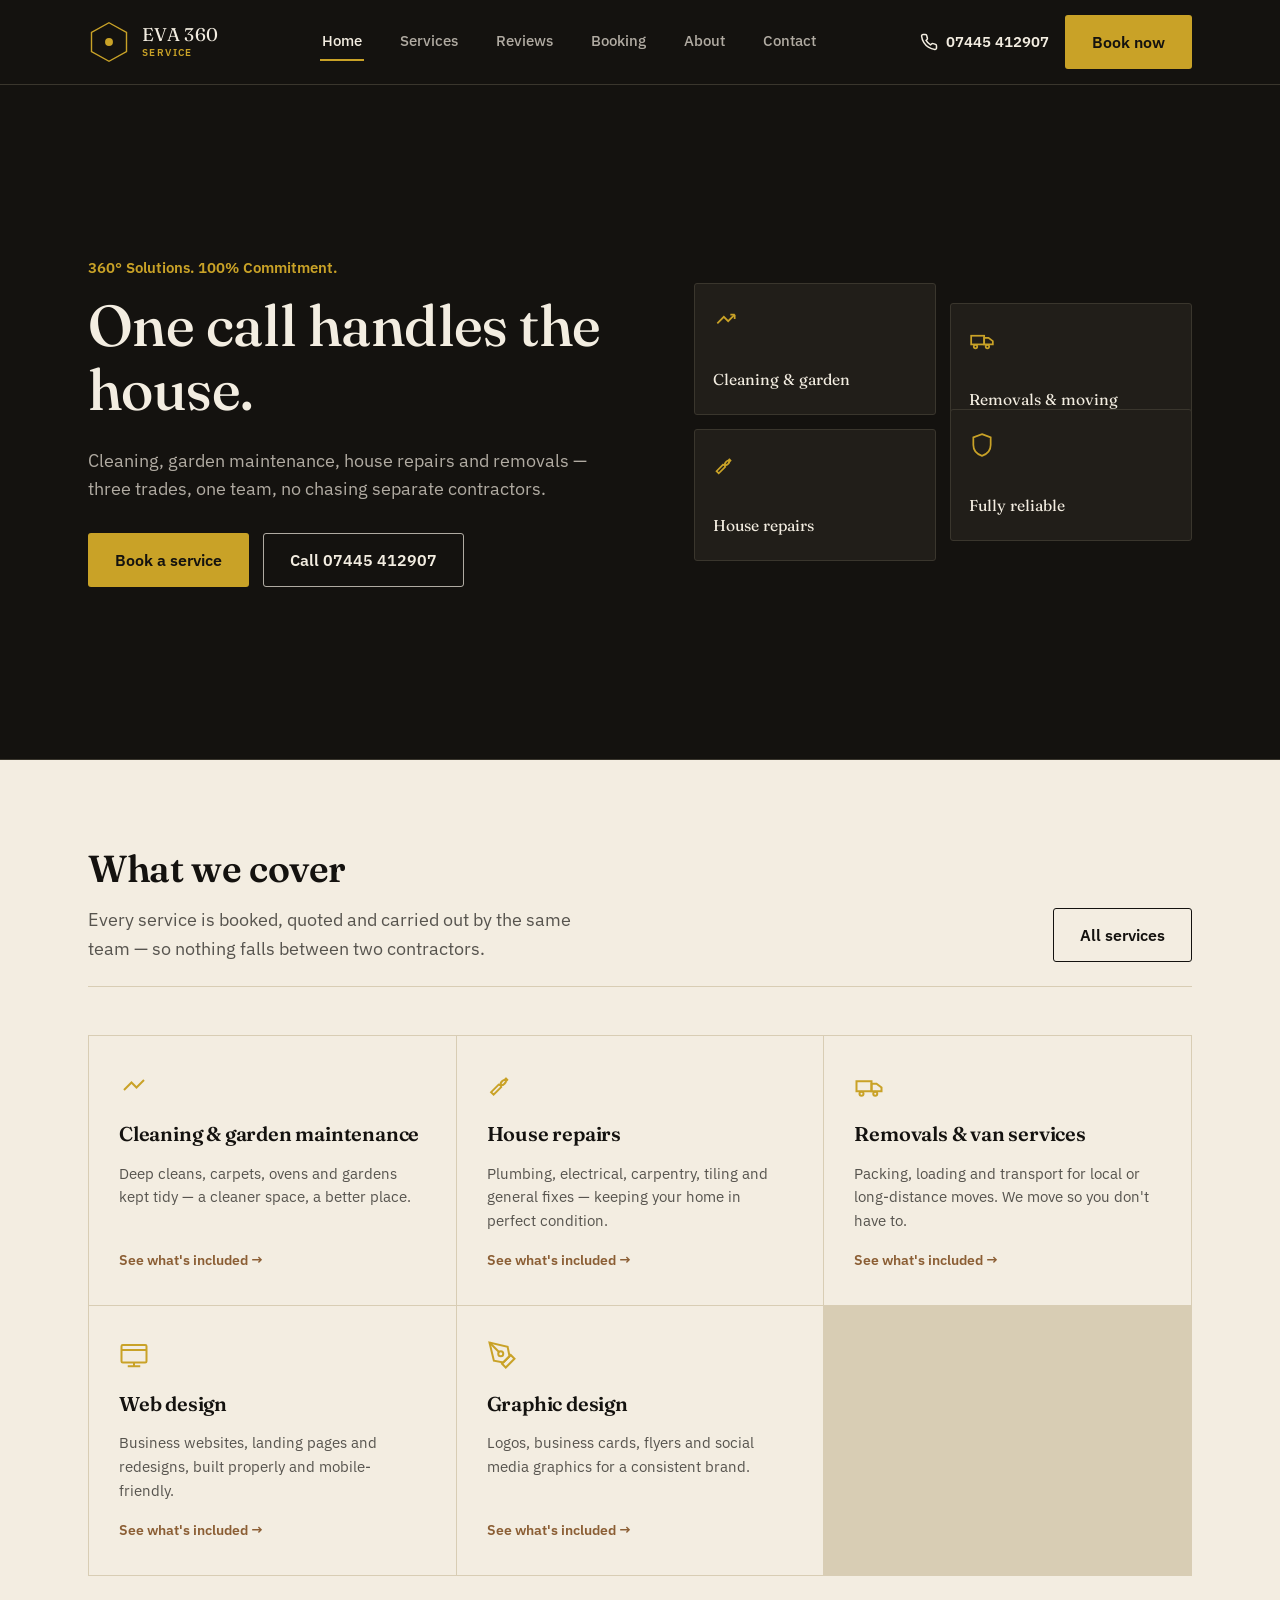
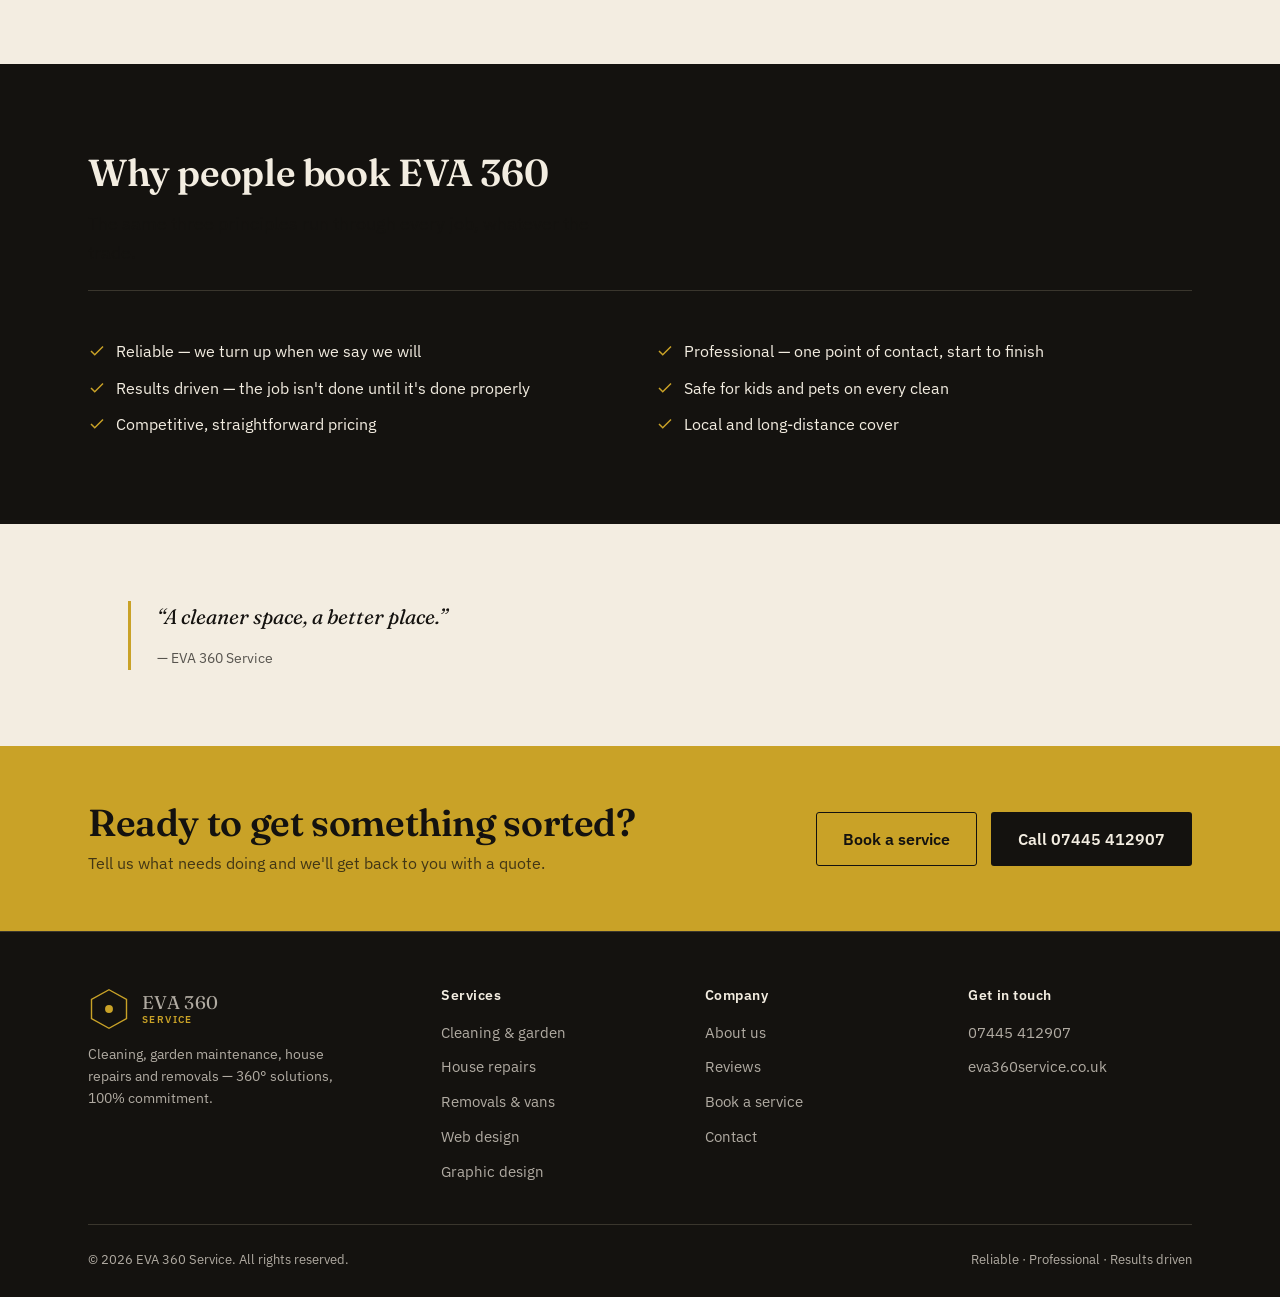
<file: index.html>
<!DOCTYPE html>
<html lang="en">
<head>
<meta charset="UTF-8">
<meta name="viewport" content="width=device-width, initial-scale=1.0">
<title>EVA 360 Service — Cleaning, Repairs &amp; Removals</title>
<meta name="description" content="EVA 360 Service handles cleaning, house repairs and removals under one roof. One call, three trades, done properly.">
<link rel="stylesheet" href="styles.css">
</head>
<body>

<header class="site-header">
  <div class="wrap">
    <a href="index.html" class="brand">
      <svg class="brand-mark" viewBox="0 0 48 48" fill="none" xmlns="http://www.w3.org/2000/svg">
        <path d="M24 2 L44 13 V35 L24 46 L4 35 V13 Z" stroke="#C9A227" stroke-width="1.6"/>
        <circle cx="24" cy="24" r="4.5" fill="#C9A227"/>
      </svg>
      <span class="brand-word">EVA 360<small>SERVICE</small></span>
    </a>
    <nav class="main-nav" aria-label="Primary">
      <a href="index.html" aria-current="page">Home</a>
      <a href="services.html">Services</a>
      <a href="reviews.html">Reviews</a>
      <a href="booking.html">Booking</a>
      <a href="about.html">About</a>
      <a href="contact.html">Contact</a>
    </nav>
    <div class="header-cta">
      <a class="header-phone" href="tel:07445412907">
        <svg width="18" height="18" viewBox="0 0 24 24" fill="none" stroke="currentColor" stroke-width="2"><path d="M22 16.92v3a2 2 0 0 1-2.18 2 19.79 19.79 0 0 1-8.63-3.07 19.5 19.5 0 0 1-6-6 19.79 19.79 0 0 1-3.07-8.67A2 2 0 0 1 4.11 2h3a2 2 0 0 1 2 1.72c.127.96.361 1.903.7 2.81a2 2 0 0 1-.45 2.11L8.09 9.91a16 16 0 0 0 6 6l1.27-1.27a2 2 0 0 1 2.11-.45c.907.339 1.85.573 2.81.7A2 2 0 0 1 22 16.92z"/></svg>
        <span>07445 412907</span>
      </a>
      <a href="booking.html" class="btn btn-primary">Book now</a>
      <button class="nav-toggle" aria-label="Toggle menu" aria-expanded="false">
        <svg width="20" height="20" viewBox="0 0 24 24" fill="none" stroke="currentColor" stroke-width="2"><line x1="3" y1="6" x2="21" y2="6"/><line x1="3" y1="12" x2="21" y2="12"/><line x1="3" y1="18" x2="21" y2="18"/></svg>
      </button>
    </div>
  </div>
</header>

<section class="hero">
  <div class="wrap">
    <div>
      <p class="hero-eyebrow">360° Solutions. 100% Commitment.</p>
      <h1>One call handles the house.</h1>
      <p class="lede">Cleaning, garden maintenance, house repairs and removals — three trades, one team, no chasing separate contractors.</p>
      <div class="hero-actions">
        <a href="booking.html" class="btn btn-primary">Book a service</a>
        <a href="tel:07445412907" class="btn btn-ghost-dark">Call 07445 412907</a>
      </div>
    </div>
    <div class="hero-panels">
      <a class="hero-panel" href="services.html#cleaning">
        <svg width="26" height="26" viewBox="0 0 24 24" fill="none" stroke="currentColor" stroke-width="1.6"><path d="M4 16 L10 10 L14 14 L20 8"/><path d="M20 8 h-4 M20 8 v4"/></svg>
        <span>Cleaning &amp; garden</span>
      </a>
      <a class="hero-panel" href="services.html#removals">
        <svg width="26" height="26" viewBox="0 0 24 24" fill="none" stroke="currentColor" stroke-width="1.6"><rect x="2" y="9" width="12" height="8"/><path d="M14 11h4l4 3v3h-8z"/><circle cx="6" cy="19" r="1.6"/><circle cx="17" cy="19" r="1.6"/></svg>
        <span>Removals &amp; moving</span>
      </a>
      <a class="hero-panel" href="services.html#repairs">
        <svg width="26" height="26" viewBox="0 0 24 24" fill="none" stroke="currentColor" stroke-width="1.6"><path d="M14.7 6.3a4 4 0 0 1-5.4 5.4l-6 6 2 2 6-6a4 4 0 0 1 5.4-5.4z"/></svg>
        <span>House repairs</span>
      </a>
      <div class="hero-panel">
        <svg width="26" height="26" viewBox="0 0 24 24" fill="none" stroke="currentColor" stroke-width="1.6"><path d="M12 2 L20 5 V12 C20 17 16.5 20.5 12 22 C7.5 20.5 4 17 4 12 V5 Z"/></svg>
        <span>Fully reliable</span>
      </div>
    </div>
  </div>
</section>

<section>
  <div class="wrap">
    <div class="section-head">
      <div>
        <h2>What we cover</h2>
        <p class="lede">Every service is booked, quoted and carried out by the same team — so nothing falls between two contractors.</p>
      </div>
      <a href="services.html" class="btn btn-ghost-light">All services</a>
    </div>
    <div class="service-grid">
      <a class="service-card" href="services.html#cleaning">
        <div class="icon"><svg width="30" height="30" viewBox="0 0 24 24" fill="none" stroke="currentColor" stroke-width="1.6"><path d="M4 16 L10 10 L14 14 L20 8"/></svg></div>
        <h3>Cleaning &amp; garden maintenance</h3>
        <p>Deep cleans, carpets, ovens and gardens kept tidy — a cleaner space, a better place.</p>
        <span class="go">See what's included →</span>
      </a>
      <a class="service-card" href="services.html#repairs">
        <div class="icon"><svg width="30" height="30" viewBox="0 0 24 24" fill="none" stroke="currentColor" stroke-width="1.6"><path d="M14.7 6.3a4 4 0 0 1-5.4 5.4l-6 6 2 2 6-6a4 4 0 0 1 5.4-5.4z"/></svg></div>
        <h3>House repairs</h3>
        <p>Plumbing, electrical, carpentry, tiling and general fixes — keeping your home in perfect condition.</p>
        <span class="go">See what's included →</span>
      </a>
      <a class="service-card" href="services.html#removals">
        <div class="icon"><svg width="30" height="30" viewBox="0 0 24 24" fill="none" stroke="currentColor" stroke-width="1.6"><rect x="2" y="9" width="12" height="8"/><path d="M14 11h4l4 3v3h-8z"/><circle cx="6" cy="19" r="1.6"/><circle cx="17" cy="19" r="1.6"/></svg></div>
        <h3>Removals &amp; van services</h3>
        <p>Packing, loading and transport for local or long-distance moves. We move so you don't have to.</p>
        <span class="go">See what's included →</span>
      </a>
      <a class="service-card" href="services.html#web-design">
        <div class="icon"><svg width="30" height="30" viewBox="0 0 24 24" fill="none" stroke="currentColor" stroke-width="1.6"><rect x="2" y="4" width="20" height="14" rx="1"/><line x1="2" y1="8" x2="22" y2="8"/><line x1="7" y1="21" x2="17" y2="21"/><line x1="12" y1="18" x2="12" y2="21"/></svg></div>
        <h3>Web design</h3>
        <p>Business websites, landing pages and redesigns, built properly and mobile-friendly.</p>
        <span class="go">See what's included →</span>
      </a>
      <a class="service-card" href="services.html#graphic-design">
        <div class="icon"><svg width="30" height="30" viewBox="0 0 24 24" fill="none" stroke="currentColor" stroke-width="1.6"><path d="M12 19l7-7 3 3-7 7-3-3z"/><path d="M18 13l-1.5-7.5L2 2l3.5 14.5L13 18l5-5z"/><path d="M2 2l7.586 7.586"/><circle cx="11" cy="11" r="2"/></svg></div>
        <h3>Graphic design</h3>
        <p>Logos, business cards, flyers and social media graphics for a consistent brand.</p>
        <span class="go">See what's included →</span>
      </a>
    </div>
  </div>
</section>

<section class="section-dark">
  <div class="wrap">
    <div class="section-head">
      <div>
        <h2>Why people book EVA 360</h2>
        <p class="lede">The same three principles run through every job, whatever the trade.</p>
      </div>
    </div>
    <ul class="tick-list">
      <li><svg width="18" height="18" viewBox="0 0 24 24" fill="none" stroke="currentColor" stroke-width="2"><polyline points="20 6 9 17 4 12"/></svg> Reliable — we turn up when we say we will</li>
      <li><svg width="18" height="18" viewBox="0 0 24 24" fill="none" stroke="currentColor" stroke-width="2"><polyline points="20 6 9 17 4 12"/></svg> Professional — one point of contact, start to finish</li>
      <li><svg width="18" height="18" viewBox="0 0 24 24" fill="none" stroke="currentColor" stroke-width="2"><polyline points="20 6 9 17 4 12"/></svg> Results driven — the job isn't done until it's done properly</li>
      <li><svg width="18" height="18" viewBox="0 0 24 24" fill="none" stroke="currentColor" stroke-width="2"><polyline points="20 6 9 17 4 12"/></svg> Safe for kids and pets on every clean</li>
      <li><svg width="18" height="18" viewBox="0 0 24 24" fill="none" stroke="currentColor" stroke-width="2"><polyline points="20 6 9 17 4 12"/></svg> Competitive, straightforward pricing</li>
      <li><svg width="18" height="18" viewBox="0 0 24 24" fill="none" stroke="currentColor" stroke-width="2"><polyline points="20 6 9 17 4 12"/></svg> Local and long-distance cover</li>
    </ul>
  </div>
</section>

<section class="section-tight">
  <div class="wrap">
    <blockquote class="quote-block">
      “A cleaner space, a better place.”
      <cite>— EVA 360 Service</cite>
    </blockquote>
  </div>
</section>

<section class="cta-band">
  <div class="wrap">
    <div>
      <h2>Ready to get something sorted?</h2>
      <p>Tell us what needs doing and we'll get back to you with a quote.</p>
    </div>
    <div class="hero-actions">
      <a href="booking.html" class="btn btn-ghost-light" style="border-color: var(--ink);">Book a service</a>
      <a href="tel:07445412907" class="btn" style="background: var(--ink); color: var(--paper);">Call 07445 412907</a>
    </div>
  </div>
</section>

<footer class="site-footer">
  <div class="wrap">
    <div class="footer-grid">
      <div>
        <a href="index.html" class="brand" style="margin-bottom: 14px; display: inline-flex;">
          <svg class="brand-mark" viewBox="0 0 48 48" fill="none" xmlns="http://www.w3.org/2000/svg">
            <path d="M24 2 L44 13 V35 L24 46 L4 35 V13 Z" stroke="#C9A227" stroke-width="1.6"/>
            <circle cx="24" cy="24" r="4.5" fill="#C9A227"/>
          </svg>
          <span class="brand-word">EVA 360<small>SERVICE</small></span>
        </a>
        <p class="small" style="max-width: 34ch;">Cleaning, garden maintenance, house repairs and removals — 360° solutions, 100% commitment.</p>
      </div>
      <div>
        <h4>Services</h4>
        <ul>
          <li><a href="services.html#cleaning">Cleaning &amp; garden</a></li>
          <li><a href="services.html#repairs">House repairs</a></li>
          <li><a href="services.html#removals">Removals &amp; vans</a></li>
          <li><a href="services.html#web-design">Web design</a></li>
          <li><a href="services.html#graphic-design">Graphic design</a></li>
        </ul>
      </div>
      <div>
        <h4>Company</h4>
        <ul>
          <li><a href="about.html">About us</a></li>
          <li><a href="reviews.html">Reviews</a></li>
          <li><a href="booking.html">Book a service</a></li>
          <li><a href="contact.html">Contact</a></li>
        </ul>
      </div>
      <div>
        <h4>Get in touch</h4>
        <ul>
          <li><a href="tel:07445412907">07445 412907</a></li>
          <li><a href="https://www.eva360service.co.uk">eva360service.co.uk</a></li>
        </ul>
      </div>
    </div>
    <div class="footer-bottom">
      <span>© 2026 EVA 360 Service. All rights reserved.</span>
      <span>Reliable · Professional · Results driven</span>
    </div>
  </div>
</footer>

<script src="script.js"></script>
</body>
</html>
</file>
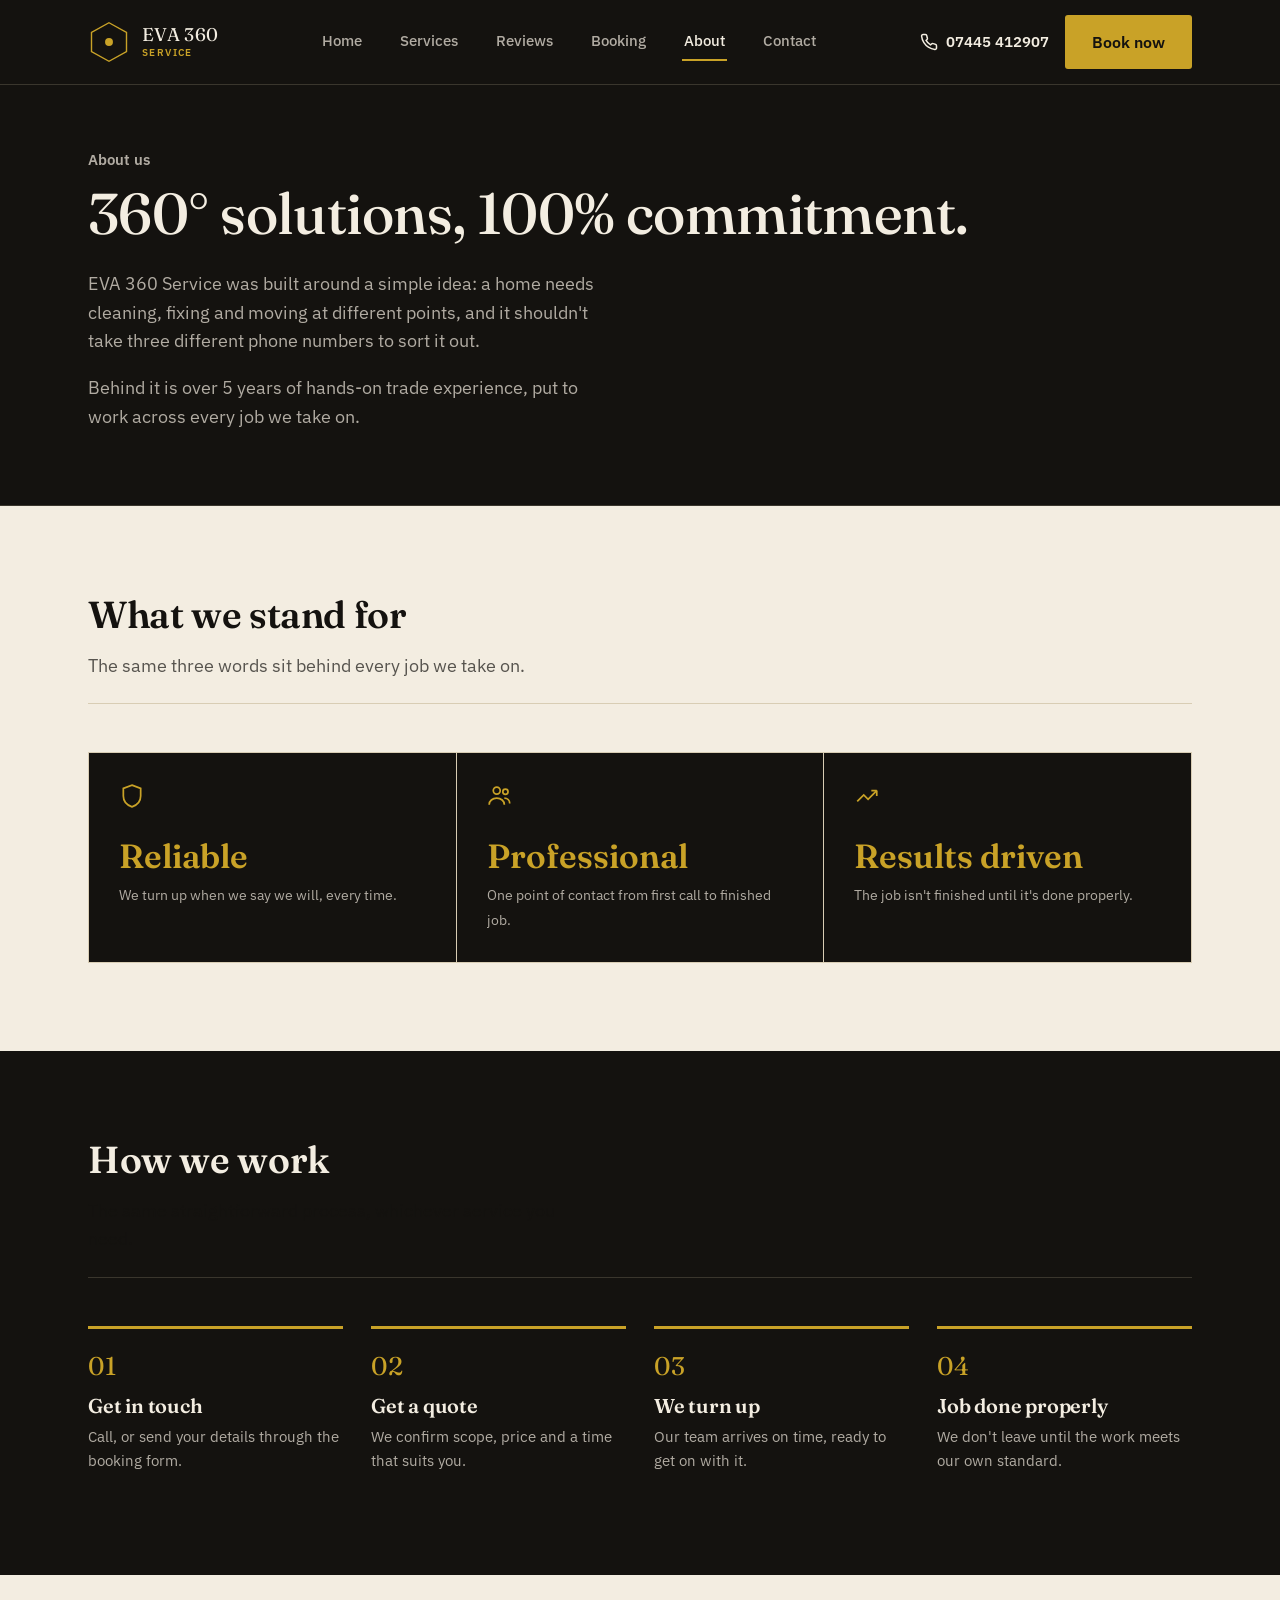
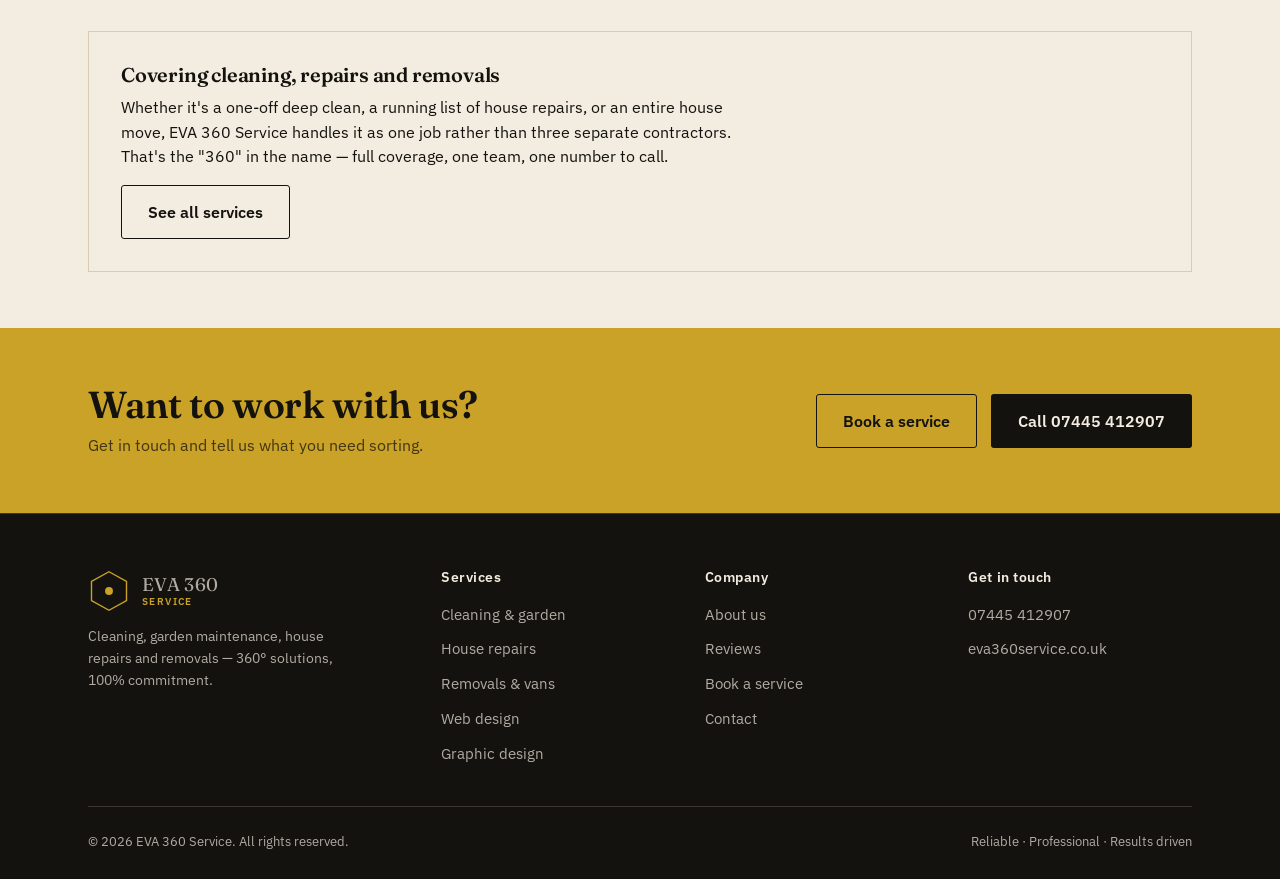
<file: about.html>
<!DOCTYPE html>
<html lang="en">
<head>
<meta charset="UTF-8">
<meta name="viewport" content="width=device-width, initial-scale=1.0">
<title>About — EVA 360 Service</title>
<meta name="description" content="EVA 360 Service brings cleaning, repairs and removals together under one reliable, professional team.">
<link rel="stylesheet" href="styles.css">
</head>
<body>

<header class="site-header">
  <div class="wrap">
    <a href="index.html" class="brand">
      <svg class="brand-mark" viewBox="0 0 48 48" fill="none" xmlns="http://www.w3.org/2000/svg">
        <path d="M24 2 L44 13 V35 L24 46 L4 35 V13 Z" stroke="#C9A227" stroke-width="1.6"/>
        <circle cx="24" cy="24" r="4.5" fill="#C9A227"/>
      </svg>
      <span class="brand-word">EVA 360<small>SERVICE</small></span>
    </a>
    <nav class="main-nav" aria-label="Primary">
      <a href="index.html">Home</a>
      <a href="services.html">Services</a>
      <a href="reviews.html">Reviews</a>
      <a href="booking.html">Booking</a>
      <a href="about.html" aria-current="page">About</a>
      <a href="contact.html">Contact</a>
    </nav>
    <div class="header-cta">
      <a class="header-phone" href="tel:07445412907">
        <svg width="18" height="18" viewBox="0 0 24 24" fill="none" stroke="currentColor" stroke-width="2"><path d="M22 16.92v3a2 2 0 0 1-2.18 2 19.79 19.79 0 0 1-8.63-3.07 19.5 19.5 0 0 1-6-6 19.79 19.79 0 0 1-3.07-8.67A2 2 0 0 1 4.11 2h3a2 2 0 0 1 2 1.72c.127.96.361 1.903.7 2.81a2 2 0 0 1-.45 2.11L8.09 9.91a16 16 0 0 0 6 6l1.27-1.27a2 2 0 0 1 2.11-.45c.907.339 1.85.573 2.81.7A2 2 0 0 1 22 16.92z"/></svg>
        <span>07445 412907</span>
      </a>
      <a href="booking.html" class="btn btn-primary">Book now</a>
      <button class="nav-toggle" aria-label="Toggle menu" aria-expanded="false">
        <svg width="20" height="20" viewBox="0 0 24 24" fill="none" stroke="currentColor" stroke-width="2"><line x1="3" y1="6" x2="21" y2="6"/><line x1="3" y1="12" x2="21" y2="12"/><line x1="3" y1="18" x2="21" y2="18"/></svg>
      </button>
    </div>
  </div>
</header>

<div class="page-header">
  <div class="wrap">
    <p class="hero-eyebrow">About us</p>
    <h1>360° solutions, 100% commitment.</h1>
    <p class="lede">EVA 360 Service was built around a simple idea: a home needs cleaning, fixing and moving at different points, and it shouldn't take three different phone numbers to sort it out.</p>
    <p class="lede">Behind it is over 5 years of hands-on trade experience, put to work across every job we take on.</p>
  </div>
</div>

<section>
  <div class="wrap">
    <div class="section-head">
      <div>
        <h2>What we stand for</h2>
        <p class="lede">The same three words sit behind every job we take on.</p>
      </div>
    </div>
    <div class="stat-row">
      <div class="stat">
        <svg width="26" height="26" viewBox="0 0 24 24" fill="none" stroke="#C9A227" stroke-width="1.6" style="margin-bottom: 14px;"><path d="M12 2 L20 5 V12 C20 17 16.5 20.5 12 22 C7.5 20.5 4 17 4 12 V5 Z"/></svg>
        <b>Reliable</b>
        <span>We turn up when we say we will, every time.</span>
      </div>
      <div class="stat">
        <svg width="26" height="26" viewBox="0 0 24 24" fill="none" stroke="#C9A227" stroke-width="1.6" style="margin-bottom: 14px;"><circle cx="9" cy="7" r="3.2"/><path d="M2 20c0-3.5 3-6 7-6s7 2.5 7 6"/><circle cx="17" cy="8" r="2.4"/><path d="M16 14c2.8 0 5 2 5 5"/></svg>
        <b>Professional</b>
        <span>One point of contact from first call to finished job.</span>
      </div>
      <div class="stat">
        <svg width="26" height="26" viewBox="0 0 24 24" fill="none" stroke="#C9A227" stroke-width="1.6" style="margin-bottom: 14px;"><path d="M3 17 L9 11 L13 15 L21 7"/><path d="M21 7 h-5 M21 7 v5"/></svg>
        <b>Results driven</b>
        <span>The job isn't finished until it's done properly.</span>
      </div>
    </div>
  </div>
</section>

<section class="section-dark">
  <div class="wrap">
    <div class="section-head">
      <div>
        <h2>How we work</h2>
        <p class="lede">The same straightforward process, whichever service you need.</p>
      </div>
    </div>
    <div class="steps">
      <div class="step">
        <span class="num">01</span>
        <h3>Get in touch</h3>
        <p style="color: var(--paper-70); font-size: 0.95rem;">Call, or send your details through the booking form.</p>
      </div>
      <div class="step">
        <span class="num">02</span>
        <h3>Get a quote</h3>
        <p style="color: var(--paper-70); font-size: 0.95rem;">We confirm scope, price and a time that suits you.</p>
      </div>
      <div class="step">
        <span class="num">03</span>
        <h3>We turn up</h3>
        <p style="color: var(--paper-70); font-size: 0.95rem;">Our team arrives on time, ready to get on with it.</p>
      </div>
      <div class="step">
        <span class="num">04</span>
        <h3>Job done properly</h3>
        <p style="color: var(--paper-70); font-size: 0.95rem;">We don't leave until the work meets our own standard.</p>
      </div>
    </div>
  </div>
</section>

<section class="section-tight">
  <div class="wrap">
    <div class="panel">
      <h3>Covering cleaning, repairs and removals</h3>
      <p>Whether it's a one-off deep clean, a running list of house repairs, or an entire house move, EVA 360 Service handles it as one job rather than three separate contractors. That's the "360" in the name — full coverage, one team, one number to call.</p>
      <a href="services.html" class="btn btn-ghost-light">See all services</a>
    </div>
  </div>
</section>

<section class="cta-band">
  <div class="wrap">
    <div>
      <h2>Want to work with us?</h2>
      <p>Get in touch and tell us what you need sorting.</p>
    </div>
    <div class="hero-actions">
      <a href="booking.html" class="btn btn-ghost-light" style="border-color: var(--ink);">Book a service</a>
      <a href="tel:07445412907" class="btn" style="background: var(--ink); color: var(--paper);">Call 07445 412907</a>
    </div>
  </div>
</section>

<footer class="site-footer">
  <div class="wrap">
    <div class="footer-grid">
      <div>
        <a href="index.html" class="brand" style="margin-bottom: 14px; display: inline-flex;">
          <svg class="brand-mark" viewBox="0 0 48 48" fill="none" xmlns="http://www.w3.org/2000/svg">
            <path d="M24 2 L44 13 V35 L24 46 L4 35 V13 Z" stroke="#C9A227" stroke-width="1.6"/>
            <circle cx="24" cy="24" r="4.5" fill="#C9A227"/>
          </svg>
          <span class="brand-word">EVA 360<small>SERVICE</small></span>
        </a>
        <p class="small" style="max-width: 34ch;">Cleaning, garden maintenance, house repairs and removals — 360° solutions, 100% commitment.</p>
      </div>
      <div>
        <h4>Services</h4>
        <ul>
          <li><a href="services.html#cleaning">Cleaning &amp; garden</a></li>
          <li><a href="services.html#repairs">House repairs</a></li>
          <li><a href="services.html#removals">Removals &amp; vans</a></li>
          <li><a href="services.html#web-design">Web design</a></li>
          <li><a href="services.html#graphic-design">Graphic design</a></li>
        </ul>
      </div>
      <div>
        <h4>Company</h4>
        <ul>
          <li><a href="about.html">About us</a></li>
          <li><a href="reviews.html">Reviews</a></li>
          <li><a href="booking.html">Book a service</a></li>
          <li><a href="contact.html">Contact</a></li>
        </ul>
      </div>
      <div>
        <h4>Get in touch</h4>
        <ul>
          <li><a href="tel:07445412907">07445 412907</a></li>
          <li><a href="https://www.eva360service.co.uk">eva360service.co.uk</a></li>
        </ul>
      </div>
    </div>
    <div class="footer-bottom">
      <span>© 2026 EVA 360 Service. All rights reserved.</span>
      <span>Reliable · Professional · Results driven</span>
    </div>
  </div>
</footer>

<script src="script.js"></script>
</body>
</html>
</file>
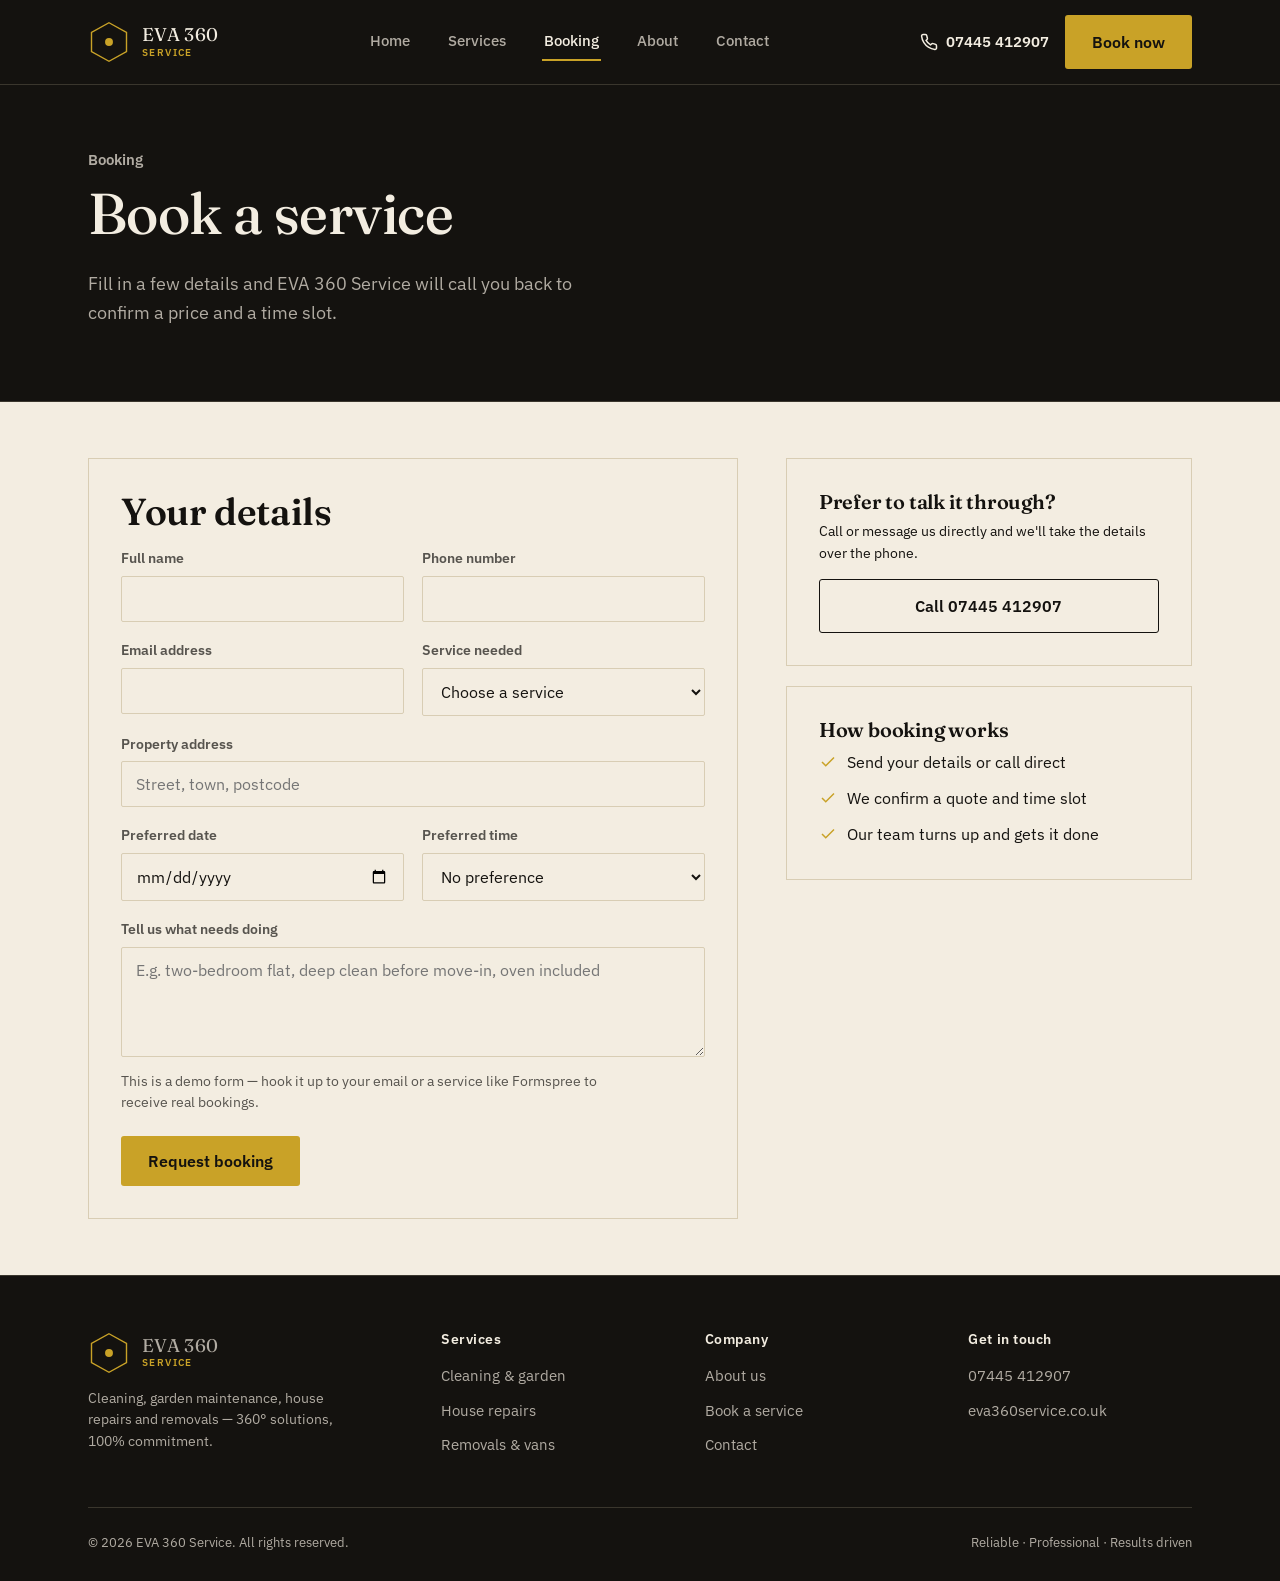
<file: booking (1).html>
<!DOCTYPE html>
<html lang="en">
<head>
<meta charset="UTF-8">
<meta name="viewport" content="width=device-width, initial-scale=1.0">
<title>Book a Service — EVA 360 Service</title>
<meta name="description" content="Book cleaning, house repairs or removals with EVA 360 Service.">
<link rel="stylesheet" href="styles.css">
</head>
<body>

<header class="site-header">
  <div class="wrap">
    <a href="index.html" class="brand">
      <svg class="brand-mark" viewBox="0 0 48 48" fill="none" xmlns="http://www.w3.org/2000/svg">
        <path d="M24 2 L44 13 V35 L24 46 L4 35 V13 Z" stroke="#C9A227" stroke-width="1.6"/>
        <circle cx="24" cy="24" r="4.5" fill="#C9A227"/>
      </svg>
      <span class="brand-word">EVA 360<small>SERVICE</small></span>
    </a>
    <nav class="main-nav" aria-label="Primary">
      <a href="index.html">Home</a>
      <a href="services.html">Services</a>
      <a href="booking.html" aria-current="page">Booking</a>
      <a href="about.html">About</a>
      <a href="contact.html">Contact</a>
    </nav>
    <div class="header-cta">
      <a class="header-phone" href="tel:07445412907">
        <svg width="18" height="18" viewBox="0 0 24 24" fill="none" stroke="currentColor" stroke-width="2"><path d="M22 16.92v3a2 2 0 0 1-2.18 2 19.79 19.79 0 0 1-8.63-3.07 19.5 19.5 0 0 1-6-6 19.79 19.79 0 0 1-3.07-8.67A2 2 0 0 1 4.11 2h3a2 2 0 0 1 2 1.72c.127.96.361 1.903.7 2.81a2 2 0 0 1-.45 2.11L8.09 9.91a16 16 0 0 0 6 6l1.27-1.27a2 2 0 0 1 2.11-.45c.907.339 1.85.573 2.81.7A2 2 0 0 1 22 16.92z"/></svg>
        <span>07445 412907</span>
      </a>
      <a href="booking.html" class="btn btn-primary">Book now</a>
      <button class="nav-toggle" aria-label="Toggle menu" aria-expanded="false">
        <svg width="20" height="20" viewBox="0 0 24 24" fill="none" stroke="currentColor" stroke-width="2"><line x1="3" y1="6" x2="21" y2="6"/><line x1="3" y1="12" x2="21" y2="12"/><line x1="3" y1="18" x2="21" y2="18"/></svg>
      </button>
    </div>
  </div>
</header>

<div class="page-header">
  <div class="wrap">
    <p class="hero-eyebrow">Booking</p>
    <h1>Book a service</h1>
    <p class="lede">Fill in a few details and EVA 360 Service will call you back to confirm a price and a time slot.</p>
  </div>
</div>

<section class="section-tight">
  <div class="wrap" style="display: grid; grid-template-columns: 1.6fr 1fr; gap: 48px; align-items: start;">

    <div class="panel">
      <h2>Your details</h2>
      <form data-form action="https://formspree.io/f/xgaekoeg" method="POST">
        <input type="hidden" name="_subject" value="New booking request — EVA 360 Service">
        <input type="hidden" name="form_name" value="Booking form">
        <div class="form-grid">
          <div class="field">
            <label for="name">Full name</label>
            <input type="text" id="name" name="name" required autocomplete="name">
          </div>
          <div class="field">
            <label for="phone">Phone number</label>
            <input type="tel" id="phone" name="phone" required autocomplete="tel">
          </div>
          <div class="field">
            <label for="email">Email address</label>
            <input type="email" id="email" name="email" autocomplete="email">
          </div>
          <div class="field">
            <label for="service">Service needed</label>
            <select id="service" name="service" required>
              <option value="">Choose a service</option>
              <option value="cleaning">Cleaning &amp; garden maintenance</option>
              <option value="repairs">House repairs</option>
              <option value="removals">Removals &amp; van services</option>
              <option value="other">Something else</option>
            </select>
          </div>
          <div class="field full">
            <label for="address">Property address</label>
            <input type="text" id="address" name="address" placeholder="Street, town, postcode" required autocomplete="street-address">
          </div>
          <div class="field">
            <label for="date">Preferred date</label>
            <input type="date" id="date" name="date">
          </div>
          <div class="field">
            <label for="time">Preferred time</label>
            <select id="time" name="time">
              <option value="">No preference</option>
              <option value="morning">Morning</option>
              <option value="afternoon">Afternoon</option>
              <option value="evening">Evening</option>
            </select>
          </div>
          <div class="field full">
            <label for="details">Tell us what needs doing</label>
            <textarea id="details" name="details" placeholder="E.g. two-bedroom flat, deep clean before move-in, oven included"></textarea>
          </div>
        </div>
        <p class="form-note">This is a demo form — hook it up to your email or a service like Formspree to receive real bookings.</p>
        <div style="margin-top: 22px;">
          <button type="submit" class="btn btn-primary">Request booking</button>
        </div>
        <div class="form-status" role="status"></div>
      </form>
    </div>

    <aside>
      <div class="panel" style="margin-bottom: 20px;">
        <h3>Prefer to talk it through?</h3>
        <p class="small">Call or message us directly and we'll take the details over the phone.</p>
        <a href="tel:07445412907" class="btn btn-ghost-light btn-block">Call 07445 412907</a>
      </div>
      <div class="panel">
        <h3>How booking works</h3>
        <ul class="tick-list" style="grid-template-columns: 1fr;">
          <li><svg width="18" height="18" viewBox="0 0 24 24" fill="none" stroke="currentColor" stroke-width="2"><polyline points="20 6 9 17 4 12"/></svg> Send your details or call direct</li>
          <li><svg width="18" height="18" viewBox="0 0 24 24" fill="none" stroke="currentColor" stroke-width="2"><polyline points="20 6 9 17 4 12"/></svg> We confirm a quote and time slot</li>
          <li><svg width="18" height="18" viewBox="0 0 24 24" fill="none" stroke="currentColor" stroke-width="2"><polyline points="20 6 9 17 4 12"/></svg> Our team turns up and gets it done</li>
        </ul>
      </div>
    </aside>

  </div>
</section>

<footer class="site-footer">
  <div class="wrap">
    <div class="footer-grid">
      <div>
        <a href="index.html" class="brand" style="margin-bottom: 14px; display: inline-flex;">
          <svg class="brand-mark" viewBox="0 0 48 48" fill="none" xmlns="http://www.w3.org/2000/svg">
            <path d="M24 2 L44 13 V35 L24 46 L4 35 V13 Z" stroke="#C9A227" stroke-width="1.6"/>
            <circle cx="24" cy="24" r="4.5" fill="#C9A227"/>
          </svg>
          <span class="brand-word">EVA 360<small>SERVICE</small></span>
        </a>
        <p class="small" style="max-width: 34ch;">Cleaning, garden maintenance, house repairs and removals — 360° solutions, 100% commitment.</p>
      </div>
      <div>
        <h4>Services</h4>
        <ul>
          <li><a href="services.html#cleaning">Cleaning &amp; garden</a></li>
          <li><a href="services.html#repairs">House repairs</a></li>
          <li><a href="services.html#removals">Removals &amp; vans</a></li>
        </ul>
      </div>
      <div>
        <h4>Company</h4>
        <ul>
          <li><a href="about.html">About us</a></li>
          <li><a href="booking.html">Book a service</a></li>
          <li><a href="contact.html">Contact</a></li>
        </ul>
      </div>
      <div>
        <h4>Get in touch</h4>
        <ul>
          <li><a href="tel:07445412907">07445 412907</a></li>
          <li><a href="https://www.eva360service.co.uk">eva360service.co.uk</a></li>
        </ul>
      </div>
    </div>
    <div class="footer-bottom">
      <span>© 2026 EVA 360 Service. All rights reserved.</span>
      <span>Reliable · Professional · Results driven</span>
    </div>
  </div>
</footer>

<script src="script.js"></script>
<script>
  // Pre-select service from ?service=xxx query param (used by links on the services page)
  (function () {
    var params = new URLSearchParams(window.location.search);
    var service = params.get('service');
    if (service) {
      var select = document.getElementById('service');
      if (select) select.value = service;
    }
  })();
</script>
</body>
</html>
</file>
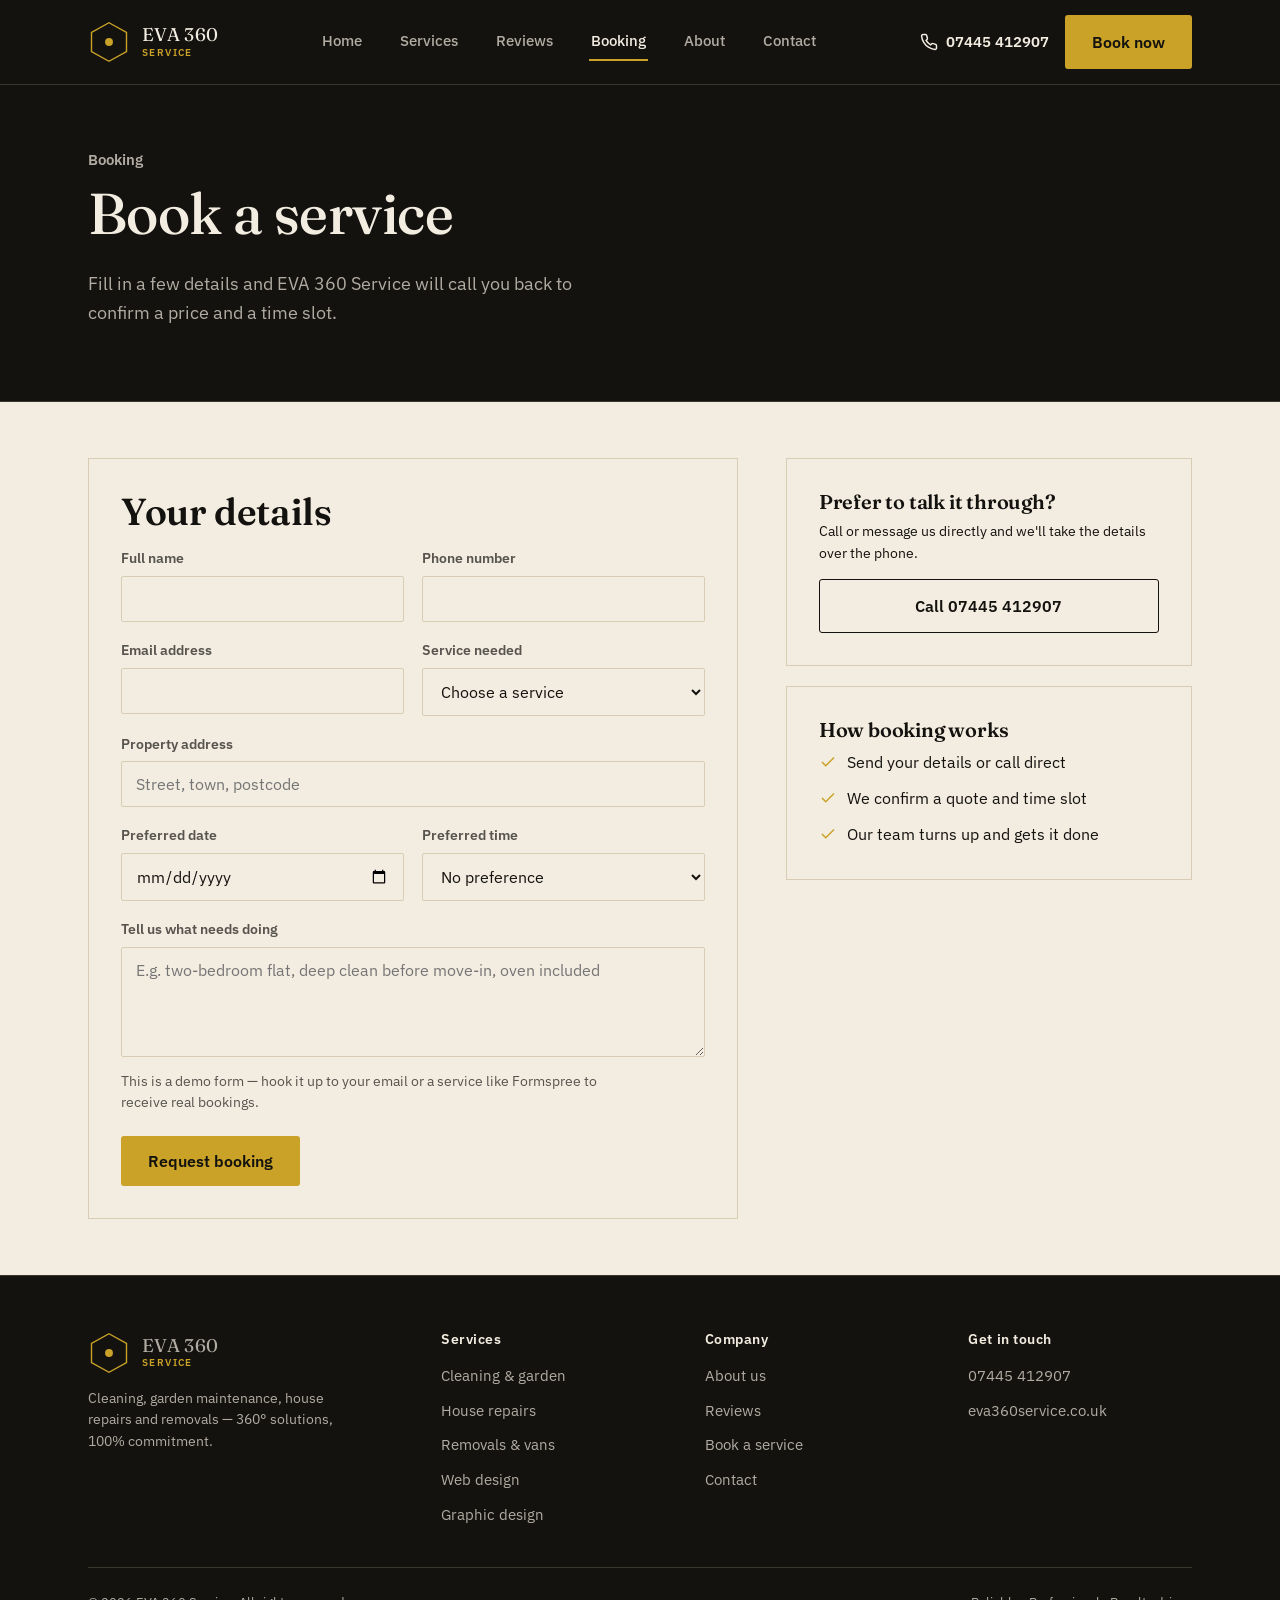
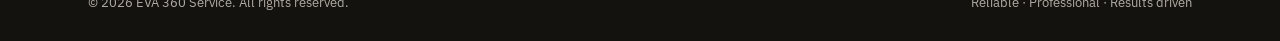
<file: booking.html>
<!DOCTYPE html>
<html lang="en">
<head>
<meta charset="UTF-8">
<meta name="viewport" content="width=device-width, initial-scale=1.0">
<title>Book a Service — EVA 360 Service</title>
<meta name="description" content="Book cleaning, house repairs or removals with EVA 360 Service.">
<link rel="stylesheet" href="styles.css">
</head>
<body>

<header class="site-header">
  <div class="wrap">
    <a href="index.html" class="brand">
      <svg class="brand-mark" viewBox="0 0 48 48" fill="none" xmlns="http://www.w3.org/2000/svg">
        <path d="M24 2 L44 13 V35 L24 46 L4 35 V13 Z" stroke="#C9A227" stroke-width="1.6"/>
        <circle cx="24" cy="24" r="4.5" fill="#C9A227"/>
      </svg>
      <span class="brand-word">EVA 360<small>SERVICE</small></span>
    </a>
    <nav class="main-nav" aria-label="Primary">
      <a href="index.html">Home</a>
      <a href="services.html">Services</a>
      <a href="reviews.html">Reviews</a>
      <a href="booking.html" aria-current="page">Booking</a>
      <a href="about.html">About</a>
      <a href="contact.html">Contact</a>
    </nav>
    <div class="header-cta">
      <a class="header-phone" href="tel:07445412907">
        <svg width="18" height="18" viewBox="0 0 24 24" fill="none" stroke="currentColor" stroke-width="2"><path d="M22 16.92v3a2 2 0 0 1-2.18 2 19.79 19.79 0 0 1-8.63-3.07 19.5 19.5 0 0 1-6-6 19.79 19.79 0 0 1-3.07-8.67A2 2 0 0 1 4.11 2h3a2 2 0 0 1 2 1.72c.127.96.361 1.903.7 2.81a2 2 0 0 1-.45 2.11L8.09 9.91a16 16 0 0 0 6 6l1.27-1.27a2 2 0 0 1 2.11-.45c.907.339 1.85.573 2.81.7A2 2 0 0 1 22 16.92z"/></svg>
        <span>07445 412907</span>
      </a>
      <a href="booking.html" class="btn btn-primary">Book now</a>
      <button class="nav-toggle" aria-label="Toggle menu" aria-expanded="false">
        <svg width="20" height="20" viewBox="0 0 24 24" fill="none" stroke="currentColor" stroke-width="2"><line x1="3" y1="6" x2="21" y2="6"/><line x1="3" y1="12" x2="21" y2="12"/><line x1="3" y1="18" x2="21" y2="18"/></svg>
      </button>
    </div>
  </div>
</header>

<div class="page-header">
  <div class="wrap">
    <p class="hero-eyebrow">Booking</p>
    <h1>Book a service</h1>
    <p class="lede">Fill in a few details and EVA 360 Service will call you back to confirm a price and a time slot.</p>
  </div>
</div>

<section class="section-tight">
  <div class="wrap" style="display: grid; grid-template-columns: 1.6fr 1fr; gap: 48px; align-items: start;">

    <div class="panel">
      <h2>Your details</h2>
      <form data-form action="https://formspree.io/f/xgaekoeg" method="POST">
        <input type="hidden" name="_subject" value="New booking request — EVA 360 Service">
        <input type="hidden" name="form_name" value="Booking form">
        <div class="form-grid">
          <div class="field">
            <label for="name">Full name</label>
            <input type="text" id="name" name="name" required autocomplete="name">
          </div>
          <div class="field">
            <label for="phone">Phone number</label>
            <input type="tel" id="phone" name="phone" required autocomplete="tel">
          </div>
          <div class="field">
            <label for="email">Email address</label>
            <input type="email" id="email" name="email" autocomplete="email">
          </div>
          <div class="field">
            <label for="service">Service needed</label>
            <select id="service" name="service" required>
              <option value="">Choose a service</option>
              <option value="cleaning">Cleaning &amp; garden maintenance</option>
              <option value="repairs">House repairs</option>
              <option value="removals">Removals &amp; van services</option>
              <option value="web-design">Web design</option>
              <option value="graphic-design">Graphic design</option>
              <option value="other">Something else</option>
            </select>
          </div>
          <div class="field full">
            <label for="address">Property address</label>
            <input type="text" id="address" name="address" placeholder="Street, town, postcode" required autocomplete="street-address">
          </div>
          <div class="field">
            <label for="date">Preferred date</label>
            <input type="date" id="date" name="date">
          </div>
          <div class="field">
            <label for="time">Preferred time</label>
            <select id="time" name="time">
              <option value="">No preference</option>
              <option value="morning">Morning</option>
              <option value="afternoon">Afternoon</option>
              <option value="evening">Evening</option>
            </select>
          </div>
          <div class="field full">
            <label for="details">Tell us what needs doing</label>
            <textarea id="details" name="details" placeholder="E.g. two-bedroom flat, deep clean before move-in, oven included"></textarea>
          </div>
        </div>
        <p class="form-note">This is a demo form — hook it up to your email or a service like Formspree to receive real bookings.</p>
        <div style="margin-top: 22px;">
          <button type="submit" class="btn btn-primary">Request booking</button>
        </div>
        <div class="form-status" role="status"></div>
      </form>
    </div>

    <aside>
      <div class="panel" style="margin-bottom: 20px;">
        <h3>Prefer to talk it through?</h3>
        <p class="small">Call or message us directly and we'll take the details over the phone.</p>
        <a href="tel:07445412907" class="btn btn-ghost-light btn-block">Call 07445 412907</a>
      </div>
      <div class="panel">
        <h3>How booking works</h3>
        <ul class="tick-list" style="grid-template-columns: 1fr;">
          <li><svg width="18" height="18" viewBox="0 0 24 24" fill="none" stroke="currentColor" stroke-width="2"><polyline points="20 6 9 17 4 12"/></svg> Send your details or call direct</li>
          <li><svg width="18" height="18" viewBox="0 0 24 24" fill="none" stroke="currentColor" stroke-width="2"><polyline points="20 6 9 17 4 12"/></svg> We confirm a quote and time slot</li>
          <li><svg width="18" height="18" viewBox="0 0 24 24" fill="none" stroke="currentColor" stroke-width="2"><polyline points="20 6 9 17 4 12"/></svg> Our team turns up and gets it done</li>
        </ul>
      </div>
    </aside>

  </div>
</section>

<footer class="site-footer">
  <div class="wrap">
    <div class="footer-grid">
      <div>
        <a href="index.html" class="brand" style="margin-bottom: 14px; display: inline-flex;">
          <svg class="brand-mark" viewBox="0 0 48 48" fill="none" xmlns="http://www.w3.org/2000/svg">
            <path d="M24 2 L44 13 V35 L24 46 L4 35 V13 Z" stroke="#C9A227" stroke-width="1.6"/>
            <circle cx="24" cy="24" r="4.5" fill="#C9A227"/>
          </svg>
          <span class="brand-word">EVA 360<small>SERVICE</small></span>
        </a>
        <p class="small" style="max-width: 34ch;">Cleaning, garden maintenance, house repairs and removals — 360° solutions, 100% commitment.</p>
      </div>
      <div>
        <h4>Services</h4>
        <ul>
          <li><a href="services.html#cleaning">Cleaning &amp; garden</a></li>
          <li><a href="services.html#repairs">House repairs</a></li>
          <li><a href="services.html#removals">Removals &amp; vans</a></li>
          <li><a href="services.html#web-design">Web design</a></li>
          <li><a href="services.html#graphic-design">Graphic design</a></li>
        </ul>
      </div>
      <div>
        <h4>Company</h4>
        <ul>
          <li><a href="about.html">About us</a></li>
          <li><a href="reviews.html">Reviews</a></li>
          <li><a href="booking.html">Book a service</a></li>
          <li><a href="contact.html">Contact</a></li>
        </ul>
      </div>
      <div>
        <h4>Get in touch</h4>
        <ul>
          <li><a href="tel:07445412907">07445 412907</a></li>
          <li><a href="https://www.eva360service.co.uk">eva360service.co.uk</a></li>
        </ul>
      </div>
    </div>
    <div class="footer-bottom">
      <span>© 2026 EVA 360 Service. All rights reserved.</span>
      <span>Reliable · Professional · Results driven</span>
    </div>
  </div>
</footer>

<script src="script.js"></script>
<script>
  // Pre-select service from ?service=xxx query param (used by links on the services page)
  (function () {
    var params = new URLSearchParams(window.location.search);
    var service = params.get('service');
    if (service) {
      var select = document.getElementById('service');
      if (select) select.value = service;
    }
  })();
</script>
</body>
</html>
</file>
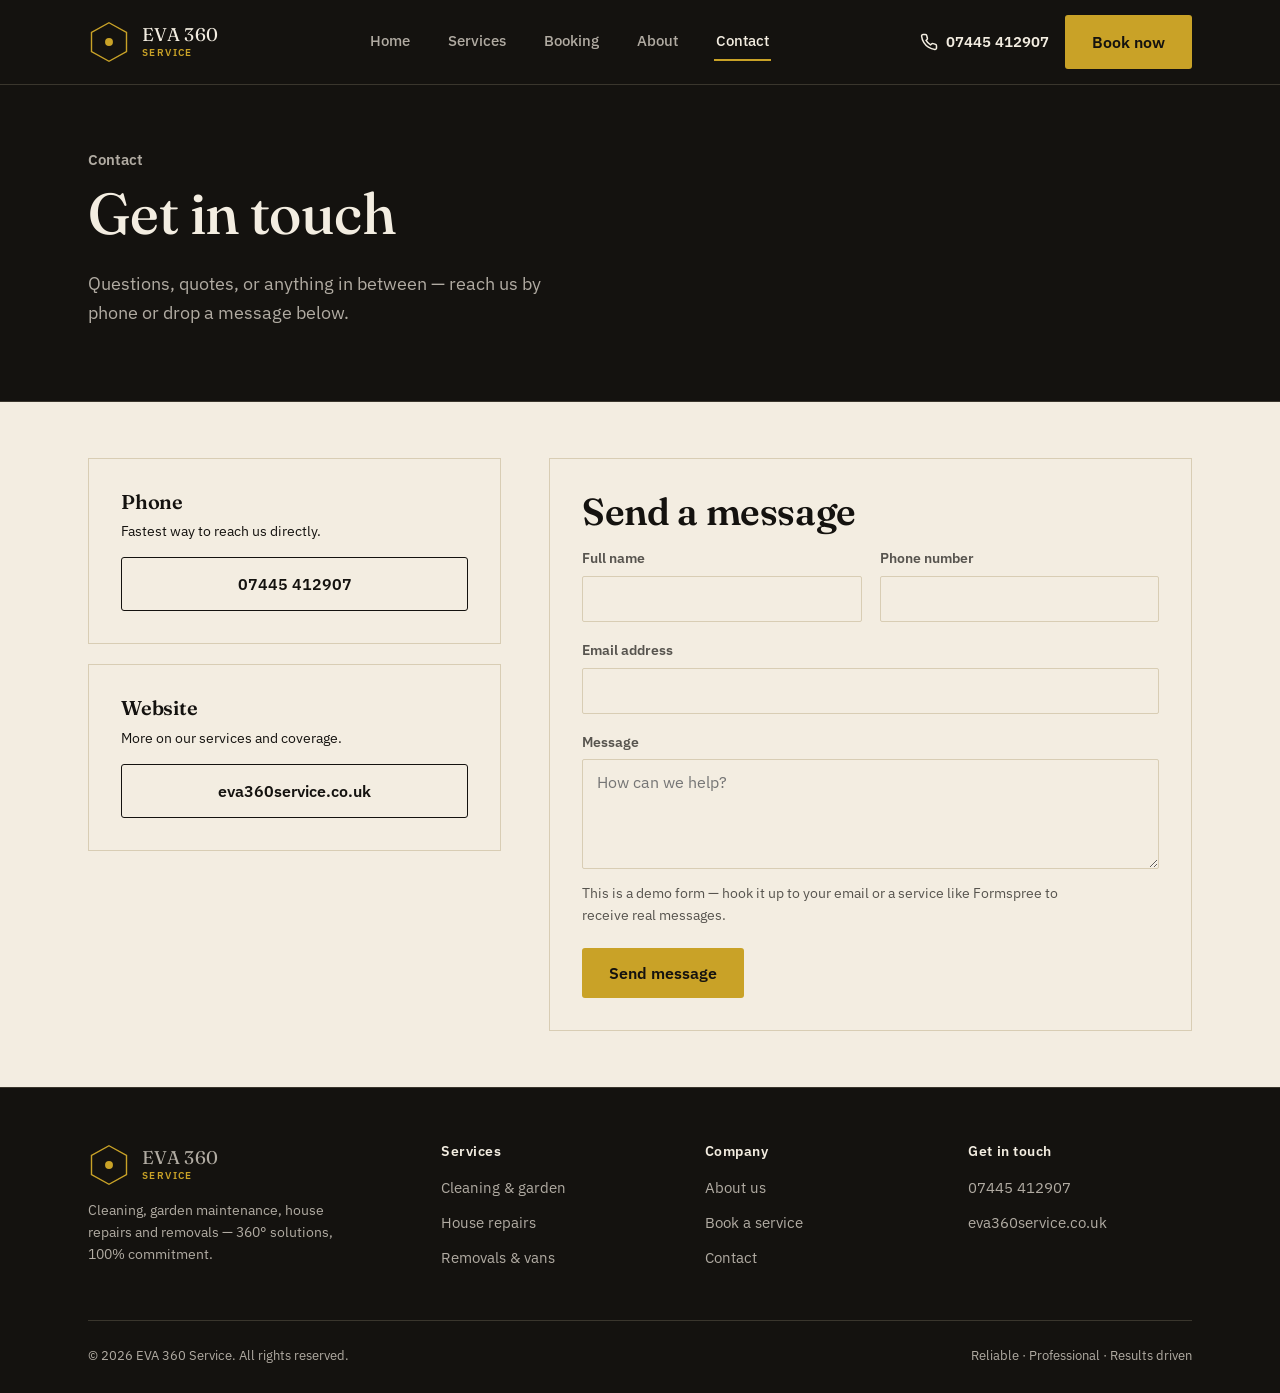
<file: contact (1).html>
<!DOCTYPE html>
<html lang="en">
<head>
<meta charset="UTF-8">
<meta name="viewport" content="width=device-width, initial-scale=1.0">
<title>Contact — EVA 360 Service</title>
<meta name="description" content="Get in touch with EVA 360 Service by phone or message.">
<link rel="stylesheet" href="styles.css">
</head>
<body>

<header class="site-header">
  <div class="wrap">
    <a href="index.html" class="brand">
      <svg class="brand-mark" viewBox="0 0 48 48" fill="none" xmlns="http://www.w3.org/2000/svg">
        <path d="M24 2 L44 13 V35 L24 46 L4 35 V13 Z" stroke="#C9A227" stroke-width="1.6"/>
        <circle cx="24" cy="24" r="4.5" fill="#C9A227"/>
      </svg>
      <span class="brand-word">EVA 360<small>SERVICE</small></span>
    </a>
    <nav class="main-nav" aria-label="Primary">
      <a href="index.html">Home</a>
      <a href="services.html">Services</a>
      <a href="booking.html">Booking</a>
      <a href="about.html">About</a>
      <a href="contact.html" aria-current="page">Contact</a>
    </nav>
    <div class="header-cta">
      <a class="header-phone" href="tel:07445412907">
        <svg width="18" height="18" viewBox="0 0 24 24" fill="none" stroke="currentColor" stroke-width="2"><path d="M22 16.92v3a2 2 0 0 1-2.18 2 19.79 19.79 0 0 1-8.63-3.07 19.5 19.5 0 0 1-6-6 19.79 19.79 0 0 1-3.07-8.67A2 2 0 0 1 4.11 2h3a2 2 0 0 1 2 1.72c.127.96.361 1.903.7 2.81a2 2 0 0 1-.45 2.11L8.09 9.91a16 16 0 0 0 6 6l1.27-1.27a2 2 0 0 1 2.11-.45c.907.339 1.85.573 2.81.7A2 2 0 0 1 22 16.92z"/></svg>
        <span>07445 412907</span>
      </a>
      <a href="booking.html" class="btn btn-primary">Book now</a>
      <button class="nav-toggle" aria-label="Toggle menu" aria-expanded="false">
        <svg width="20" height="20" viewBox="0 0 24 24" fill="none" stroke="currentColor" stroke-width="2"><line x1="3" y1="6" x2="21" y2="6"/><line x1="3" y1="12" x2="21" y2="12"/><line x1="3" y1="18" x2="21" y2="18"/></svg>
      </button>
    </div>
  </div>
</header>

<div class="page-header">
  <div class="wrap">
    <p class="hero-eyebrow">Contact</p>
    <h1>Get in touch</h1>
    <p class="lede">Questions, quotes, or anything in between — reach us by phone or drop a message below.</p>
  </div>
</div>

<section class="section-tight">
  <div class="wrap" style="display: grid; grid-template-columns: 0.9fr 1.4fr; gap: 48px; align-items: start;">

    <div>
      <div class="panel" style="margin-bottom: 20px;">
        <h3>Phone</h3>
        <p class="small">Fastest way to reach us directly.</p>
        <a href="tel:07445412907" class="btn btn-ghost-light btn-block">07445 412907</a>
      </div>
      <div class="panel">
        <h3>Website</h3>
        <p class="small">More on our services and coverage.</p>
        <a href="https://www.eva360service.co.uk" class="btn btn-ghost-light btn-block">eva360service.co.uk</a>
      </div>
    </div>

    <div class="panel">
      <h2>Send a message</h2>
      <form data-form action="https://formspree.io/f/xgaekoeg" method="POST">
        <input type="hidden" name="_subject" value="New contact message — EVA 360 Service">
        <input type="hidden" name="form_name" value="Contact form">
        <div class="form-grid">
          <div class="field">
            <label for="c-name">Full name</label>
            <input type="text" id="c-name" name="name" required autocomplete="name">
          </div>
          <div class="field">
            <label for="c-phone">Phone number</label>
            <input type="tel" id="c-phone" name="phone" required autocomplete="tel">
          </div>
          <div class="field full">
            <label for="c-email">Email address</label>
            <input type="email" id="c-email" name="email" autocomplete="email">
          </div>
          <div class="field full">
            <label for="c-message">Message</label>
            <textarea id="c-message" name="message" placeholder="How can we help?" required></textarea>
          </div>
        </div>
        <p class="form-note">This is a demo form — hook it up to your email or a service like Formspree to receive real messages.</p>
        <div style="margin-top: 22px;">
          <button type="submit" class="btn btn-primary">Send message</button>
        </div>
        <div class="form-status" role="status"></div>
      </form>
    </div>

  </div>
</section>

<footer class="site-footer">
  <div class="wrap">
    <div class="footer-grid">
      <div>
        <a href="index.html" class="brand" style="margin-bottom: 14px; display: inline-flex;">
          <svg class="brand-mark" viewBox="0 0 48 48" fill="none" xmlns="http://www.w3.org/2000/svg">
            <path d="M24 2 L44 13 V35 L24 46 L4 35 V13 Z" stroke="#C9A227" stroke-width="1.6"/>
            <circle cx="24" cy="24" r="4.5" fill="#C9A227"/>
          </svg>
          <span class="brand-word">EVA 360<small>SERVICE</small></span>
        </a>
        <p class="small" style="max-width: 34ch;">Cleaning, garden maintenance, house repairs and removals — 360° solutions, 100% commitment.</p>
      </div>
      <div>
        <h4>Services</h4>
        <ul>
          <li><a href="services.html#cleaning">Cleaning &amp; garden</a></li>
          <li><a href="services.html#repairs">House repairs</a></li>
          <li><a href="services.html#removals">Removals &amp; vans</a></li>
        </ul>
      </div>
      <div>
        <h4>Company</h4>
        <ul>
          <li><a href="about.html">About us</a></li>
          <li><a href="booking.html">Book a service</a></li>
          <li><a href="contact.html">Contact</a></li>
        </ul>
      </div>
      <div>
        <h4>Get in touch</h4>
        <ul>
          <li><a href="tel:07445412907">07445 412907</a></li>
          <li><a href="https://www.eva360service.co.uk">eva360service.co.uk</a></li>
        </ul>
      </div>
    </div>
    <div class="footer-bottom">
      <span>© 2026 EVA 360 Service. All rights reserved.</span>
      <span>Reliable · Professional · Results driven</span>
    </div>
  </div>
</footer>

<script src="script.js"></script>
</body>
</html>
</file>
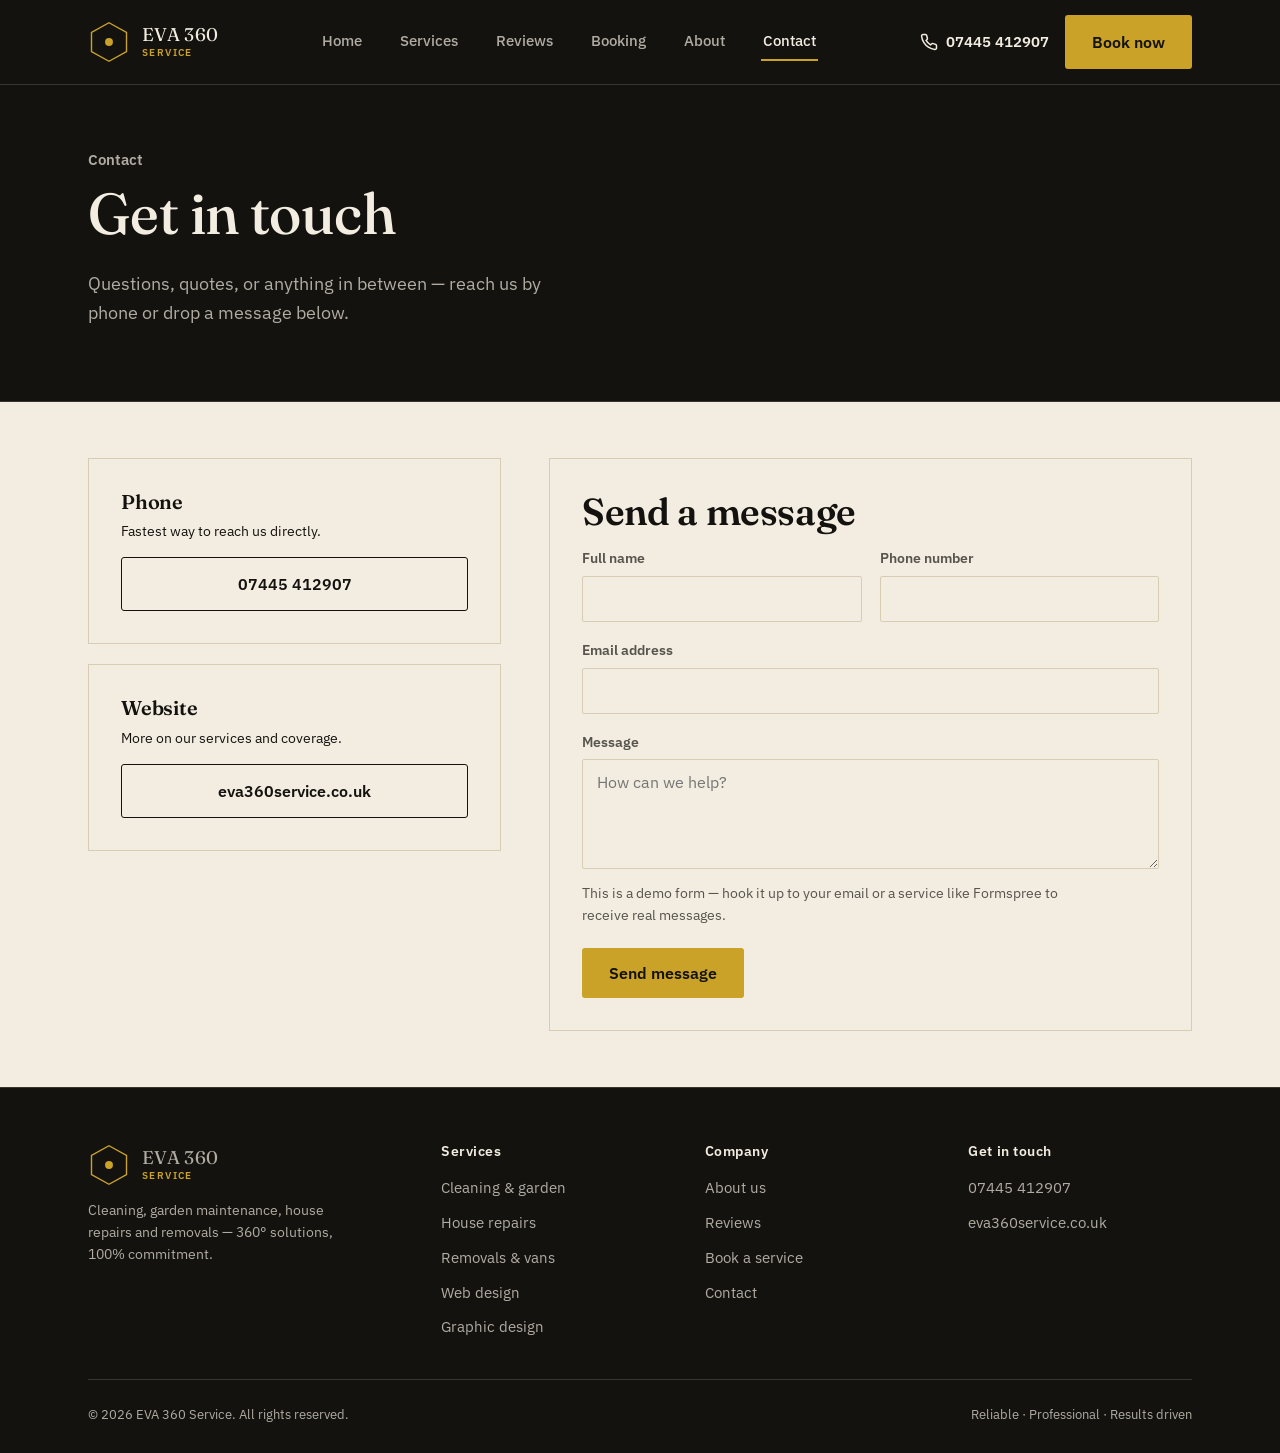
<file: contact.html>
<!DOCTYPE html>
<html lang="en">
<head>
<meta charset="UTF-8">
<meta name="viewport" content="width=device-width, initial-scale=1.0">
<title>Contact — EVA 360 Service</title>
<meta name="description" content="Get in touch with EVA 360 Service by phone or message.">
<link rel="stylesheet" href="styles.css">
</head>
<body>

<header class="site-header">
  <div class="wrap">
    <a href="index.html" class="brand">
      <svg class="brand-mark" viewBox="0 0 48 48" fill="none" xmlns="http://www.w3.org/2000/svg">
        <path d="M24 2 L44 13 V35 L24 46 L4 35 V13 Z" stroke="#C9A227" stroke-width="1.6"/>
        <circle cx="24" cy="24" r="4.5" fill="#C9A227"/>
      </svg>
      <span class="brand-word">EVA 360<small>SERVICE</small></span>
    </a>
    <nav class="main-nav" aria-label="Primary">
      <a href="index.html">Home</a>
      <a href="services.html">Services</a>
      <a href="reviews.html">Reviews</a>
      <a href="booking.html">Booking</a>
      <a href="about.html">About</a>
      <a href="contact.html" aria-current="page">Contact</a>
    </nav>
    <div class="header-cta">
      <a class="header-phone" href="tel:07445412907">
        <svg width="18" height="18" viewBox="0 0 24 24" fill="none" stroke="currentColor" stroke-width="2"><path d="M22 16.92v3a2 2 0 0 1-2.18 2 19.79 19.79 0 0 1-8.63-3.07 19.5 19.5 0 0 1-6-6 19.79 19.79 0 0 1-3.07-8.67A2 2 0 0 1 4.11 2h3a2 2 0 0 1 2 1.72c.127.96.361 1.903.7 2.81a2 2 0 0 1-.45 2.11L8.09 9.91a16 16 0 0 0 6 6l1.27-1.27a2 2 0 0 1 2.11-.45c.907.339 1.85.573 2.81.7A2 2 0 0 1 22 16.92z"/></svg>
        <span>07445 412907</span>
      </a>
      <a href="booking.html" class="btn btn-primary">Book now</a>
      <button class="nav-toggle" aria-label="Toggle menu" aria-expanded="false">
        <svg width="20" height="20" viewBox="0 0 24 24" fill="none" stroke="currentColor" stroke-width="2"><line x1="3" y1="6" x2="21" y2="6"/><line x1="3" y1="12" x2="21" y2="12"/><line x1="3" y1="18" x2="21" y2="18"/></svg>
      </button>
    </div>
  </div>
</header>

<div class="page-header">
  <div class="wrap">
    <p class="hero-eyebrow">Contact</p>
    <h1>Get in touch</h1>
    <p class="lede">Questions, quotes, or anything in between — reach us by phone or drop a message below.</p>
  </div>
</div>

<section class="section-tight">
  <div class="wrap" style="display: grid; grid-template-columns: 0.9fr 1.4fr; gap: 48px; align-items: start;">

    <div>
      <div class="panel" style="margin-bottom: 20px;">
        <h3>Phone</h3>
        <p class="small">Fastest way to reach us directly.</p>
        <a href="tel:07445412907" class="btn btn-ghost-light btn-block">07445 412907</a>
      </div>
      <div class="panel">
        <h3>Website</h3>
        <p class="small">More on our services and coverage.</p>
        <a href="https://www.eva360service.co.uk" class="btn btn-ghost-light btn-block">eva360service.co.uk</a>
      </div>
    </div>

    <div class="panel">
      <h2>Send a message</h2>
      <form data-form action="https://formspree.io/f/xgaekoeg" method="POST">
        <input type="hidden" name="_subject" value="New contact message — EVA 360 Service">
        <input type="hidden" name="form_name" value="Contact form">
        <div class="form-grid">
          <div class="field">
            <label for="c-name">Full name</label>
            <input type="text" id="c-name" name="name" required autocomplete="name">
          </div>
          <div class="field">
            <label for="c-phone">Phone number</label>
            <input type="tel" id="c-phone" name="phone" required autocomplete="tel">
          </div>
          <div class="field full">
            <label for="c-email">Email address</label>
            <input type="email" id="c-email" name="email" autocomplete="email">
          </div>
          <div class="field full">
            <label for="c-message">Message</label>
            <textarea id="c-message" name="message" placeholder="How can we help?" required></textarea>
          </div>
        </div>
        <p class="form-note">This is a demo form — hook it up to your email or a service like Formspree to receive real messages.</p>
        <div style="margin-top: 22px;">
          <button type="submit" class="btn btn-primary">Send message</button>
        </div>
        <div class="form-status" role="status"></div>
      </form>
    </div>

  </div>
</section>

<footer class="site-footer">
  <div class="wrap">
    <div class="footer-grid">
      <div>
        <a href="index.html" class="brand" style="margin-bottom: 14px; display: inline-flex;">
          <svg class="brand-mark" viewBox="0 0 48 48" fill="none" xmlns="http://www.w3.org/2000/svg">
            <path d="M24 2 L44 13 V35 L24 46 L4 35 V13 Z" stroke="#C9A227" stroke-width="1.6"/>
            <circle cx="24" cy="24" r="4.5" fill="#C9A227"/>
          </svg>
          <span class="brand-word">EVA 360<small>SERVICE</small></span>
        </a>
        <p class="small" style="max-width: 34ch;">Cleaning, garden maintenance, house repairs and removals — 360° solutions, 100% commitment.</p>
      </div>
      <div>
        <h4>Services</h4>
        <ul>
          <li><a href="services.html#cleaning">Cleaning &amp; garden</a></li>
          <li><a href="services.html#repairs">House repairs</a></li>
          <li><a href="services.html#removals">Removals &amp; vans</a></li>
          <li><a href="services.html#web-design">Web design</a></li>
          <li><a href="services.html#graphic-design">Graphic design</a></li>
        </ul>
      </div>
      <div>
        <h4>Company</h4>
        <ul>
          <li><a href="about.html">About us</a></li>
          <li><a href="reviews.html">Reviews</a></li>
          <li><a href="booking.html">Book a service</a></li>
          <li><a href="contact.html">Contact</a></li>
        </ul>
      </div>
      <div>
        <h4>Get in touch</h4>
        <ul>
          <li><a href="tel:07445412907">07445 412907</a></li>
          <li><a href="https://www.eva360service.co.uk">eva360service.co.uk</a></li>
        </ul>
      </div>
    </div>
    <div class="footer-bottom">
      <span>© 2026 EVA 360 Service. All rights reserved.</span>
      <span>Reliable · Professional · Results driven</span>
    </div>
  </div>
</footer>

<script src="script.js"></script>
</body>
</html>
</file>
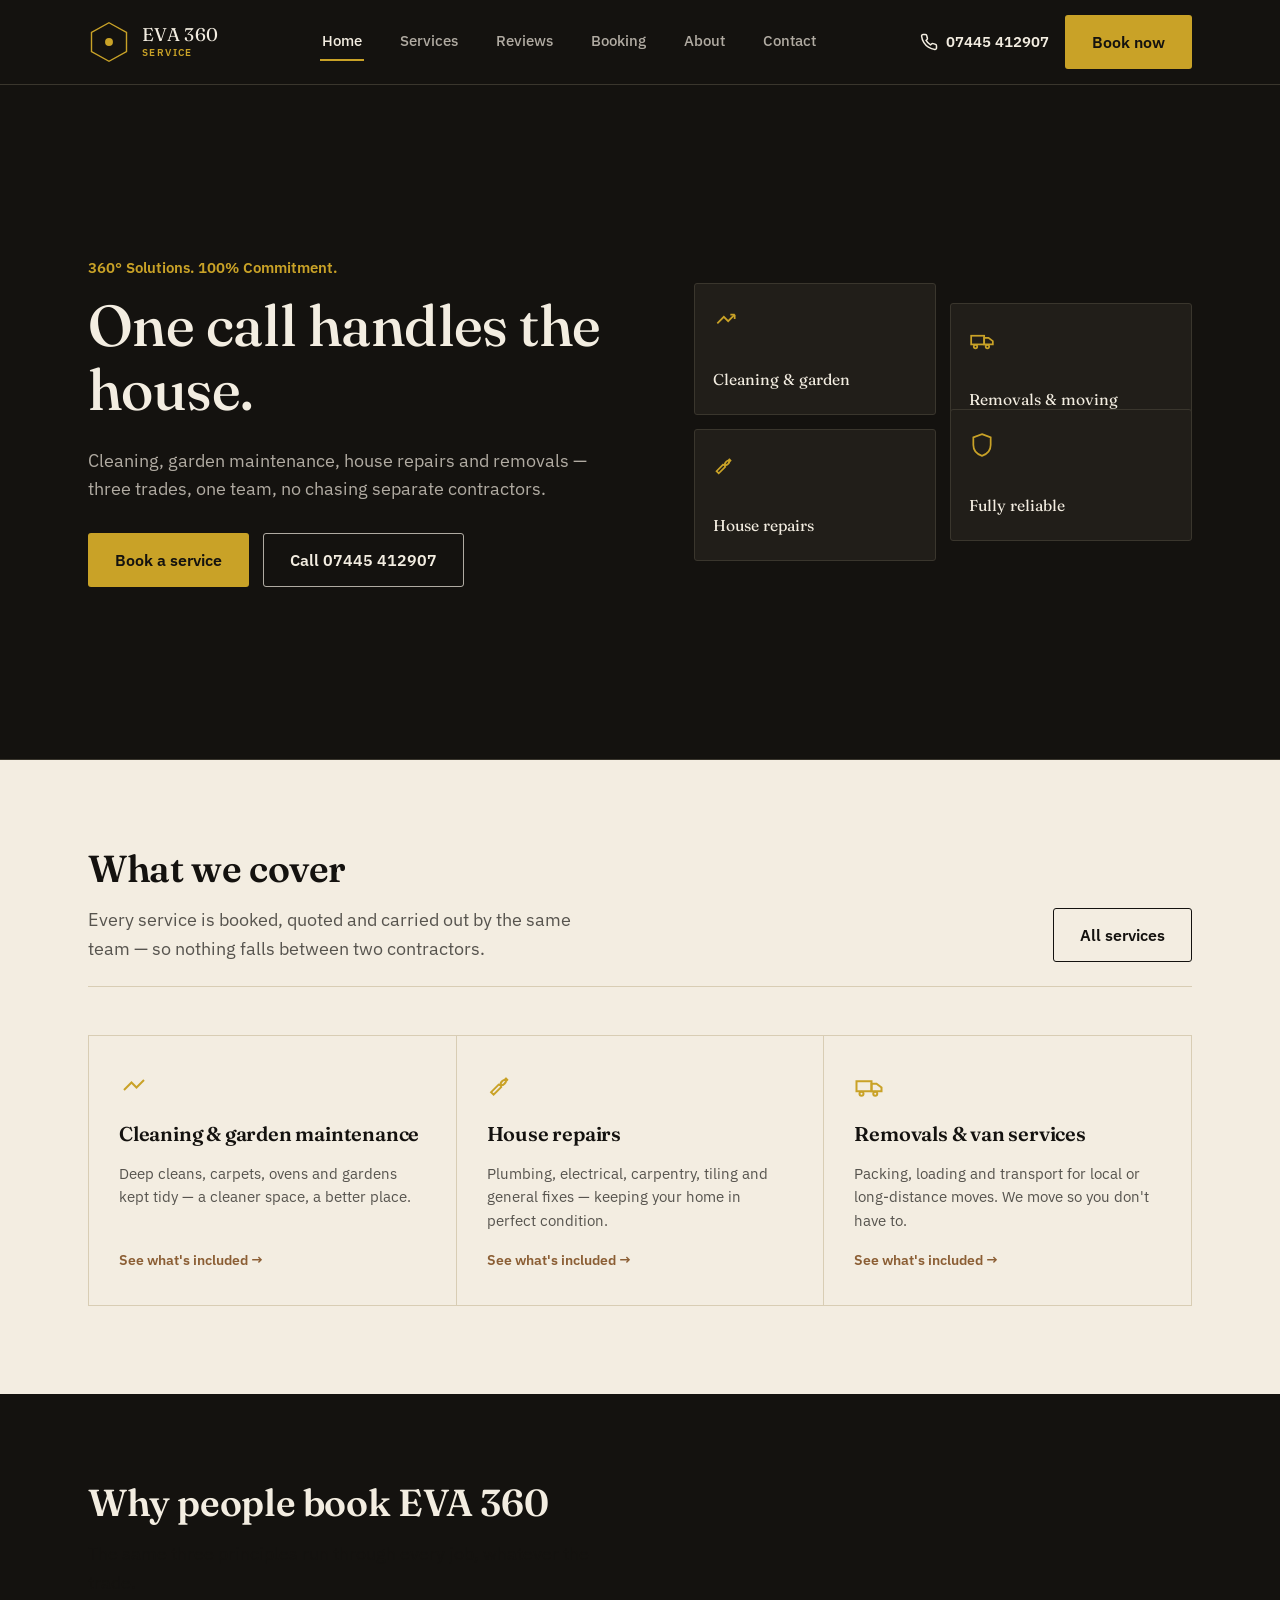
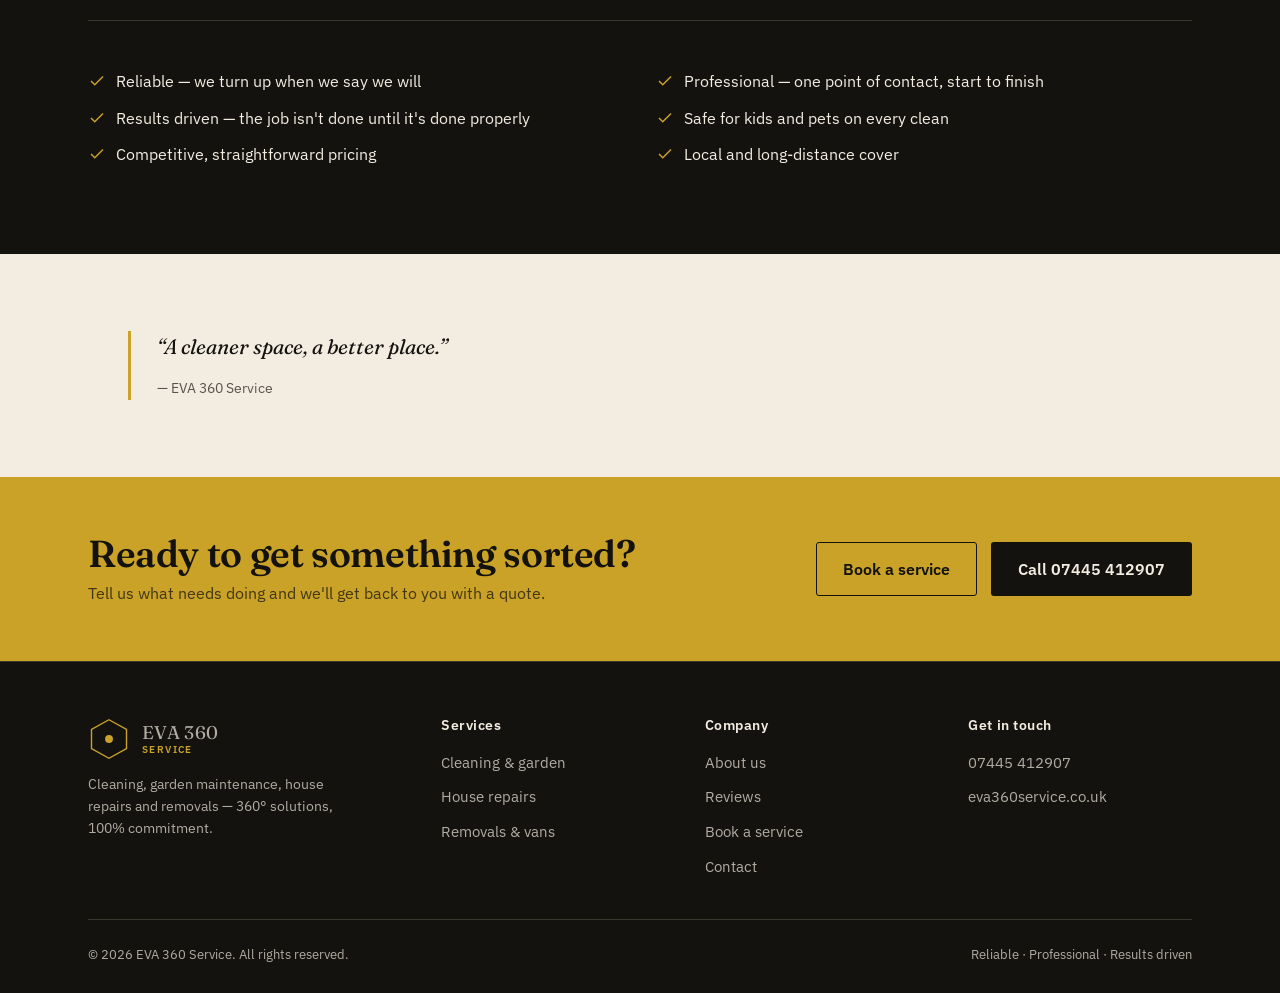
<file: index (1).html>
<!DOCTYPE html>
<html lang="en">
<head>
<meta charset="UTF-8">
<meta name="viewport" content="width=device-width, initial-scale=1.0">
<title>EVA 360 Service — Cleaning, Repairs &amp; Removals</title>
<meta name="description" content="EVA 360 Service handles cleaning, house repairs and removals under one roof. One call, three trades, done properly.">
<link rel="stylesheet" href="styles.css">
</head>
<body>

<header class="site-header">
  <div class="wrap">
    <a href="index.html" class="brand">
      <svg class="brand-mark" viewBox="0 0 48 48" fill="none" xmlns="http://www.w3.org/2000/svg">
        <path d="M24 2 L44 13 V35 L24 46 L4 35 V13 Z" stroke="#C9A227" stroke-width="1.6"/>
        <circle cx="24" cy="24" r="4.5" fill="#C9A227"/>
      </svg>
      <span class="brand-word">EVA 360<small>SERVICE</small></span>
    </a>
    <nav class="main-nav" aria-label="Primary">
      <a href="index.html" aria-current="page">Home</a>
      <a href="services.html">Services</a>
      <a href="reviews.html">Reviews</a>
      <a href="booking.html">Booking</a>
      <a href="about.html">About</a>
      <a href="contact.html">Contact</a>
    </nav>
    <div class="header-cta">
      <a class="header-phone" href="tel:07445412907">
        <svg width="18" height="18" viewBox="0 0 24 24" fill="none" stroke="currentColor" stroke-width="2"><path d="M22 16.92v3a2 2 0 0 1-2.18 2 19.79 19.79 0 0 1-8.63-3.07 19.5 19.5 0 0 1-6-6 19.79 19.79 0 0 1-3.07-8.67A2 2 0 0 1 4.11 2h3a2 2 0 0 1 2 1.72c.127.96.361 1.903.7 2.81a2 2 0 0 1-.45 2.11L8.09 9.91a16 16 0 0 0 6 6l1.27-1.27a2 2 0 0 1 2.11-.45c.907.339 1.85.573 2.81.7A2 2 0 0 1 22 16.92z"/></svg>
        <span>07445 412907</span>
      </a>
      <a href="booking.html" class="btn btn-primary">Book now</a>
      <button class="nav-toggle" aria-label="Toggle menu" aria-expanded="false">
        <svg width="20" height="20" viewBox="0 0 24 24" fill="none" stroke="currentColor" stroke-width="2"><line x1="3" y1="6" x2="21" y2="6"/><line x1="3" y1="12" x2="21" y2="12"/><line x1="3" y1="18" x2="21" y2="18"/></svg>
      </button>
    </div>
  </div>
</header>

<section class="hero">
  <div class="wrap">
    <div>
      <p class="hero-eyebrow">360° Solutions. 100% Commitment.</p>
      <h1>One call handles the house.</h1>
      <p class="lede">Cleaning, garden maintenance, house repairs and removals — three trades, one team, no chasing separate contractors.</p>
      <div class="hero-actions">
        <a href="booking.html" class="btn btn-primary">Book a service</a>
        <a href="tel:07445412907" class="btn btn-ghost-dark">Call 07445 412907</a>
      </div>
    </div>
    <div class="hero-panels">
      <a class="hero-panel" href="services.html#cleaning">
        <svg width="26" height="26" viewBox="0 0 24 24" fill="none" stroke="currentColor" stroke-width="1.6"><path d="M4 16 L10 10 L14 14 L20 8"/><path d="M20 8 h-4 M20 8 v4"/></svg>
        <span>Cleaning &amp; garden</span>
      </a>
      <a class="hero-panel" href="services.html#removals">
        <svg width="26" height="26" viewBox="0 0 24 24" fill="none" stroke="currentColor" stroke-width="1.6"><rect x="2" y="9" width="12" height="8"/><path d="M14 11h4l4 3v3h-8z"/><circle cx="6" cy="19" r="1.6"/><circle cx="17" cy="19" r="1.6"/></svg>
        <span>Removals &amp; moving</span>
      </a>
      <a class="hero-panel" href="services.html#repairs">
        <svg width="26" height="26" viewBox="0 0 24 24" fill="none" stroke="currentColor" stroke-width="1.6"><path d="M14.7 6.3a4 4 0 0 1-5.4 5.4l-6 6 2 2 6-6a4 4 0 0 1 5.4-5.4z"/></svg>
        <span>House repairs</span>
      </a>
      <div class="hero-panel">
        <svg width="26" height="26" viewBox="0 0 24 24" fill="none" stroke="currentColor" stroke-width="1.6"><path d="M12 2 L20 5 V12 C20 17 16.5 20.5 12 22 C7.5 20.5 4 17 4 12 V5 Z"/></svg>
        <span>Fully reliable</span>
      </div>
    </div>
  </div>
</section>

<section>
  <div class="wrap">
    <div class="section-head">
      <div>
        <h2>What we cover</h2>
        <p class="lede">Every service is booked, quoted and carried out by the same team — so nothing falls between two contractors.</p>
      </div>
      <a href="services.html" class="btn btn-ghost-light">All services</a>
    </div>
    <div class="service-grid">
      <a class="service-card" href="services.html#cleaning">
        <div class="icon"><svg width="30" height="30" viewBox="0 0 24 24" fill="none" stroke="currentColor" stroke-width="1.6"><path d="M4 16 L10 10 L14 14 L20 8"/></svg></div>
        <h3>Cleaning &amp; garden maintenance</h3>
        <p>Deep cleans, carpets, ovens and gardens kept tidy — a cleaner space, a better place.</p>
        <span class="go">See what's included →</span>
      </a>
      <a class="service-card" href="services.html#repairs">
        <div class="icon"><svg width="30" height="30" viewBox="0 0 24 24" fill="none" stroke="currentColor" stroke-width="1.6"><path d="M14.7 6.3a4 4 0 0 1-5.4 5.4l-6 6 2 2 6-6a4 4 0 0 1 5.4-5.4z"/></svg></div>
        <h3>House repairs</h3>
        <p>Plumbing, electrical, carpentry, tiling and general fixes — keeping your home in perfect condition.</p>
        <span class="go">See what's included →</span>
      </a>
      <a class="service-card" href="services.html#removals">
        <div class="icon"><svg width="30" height="30" viewBox="0 0 24 24" fill="none" stroke="currentColor" stroke-width="1.6"><rect x="2" y="9" width="12" height="8"/><path d="M14 11h4l4 3v3h-8z"/><circle cx="6" cy="19" r="1.6"/><circle cx="17" cy="19" r="1.6"/></svg></div>
        <h3>Removals &amp; van services</h3>
        <p>Packing, loading and transport for local or long-distance moves. We move so you don't have to.</p>
        <span class="go">See what's included →</span>
      </a>
    </div>
  </div>
</section>

<section class="section-dark">
  <div class="wrap">
    <div class="section-head">
      <div>
        <h2>Why people book EVA 360</h2>
        <p class="lede">The same three principles run through every job, whatever the trade.</p>
      </div>
    </div>
    <ul class="tick-list">
      <li><svg width="18" height="18" viewBox="0 0 24 24" fill="none" stroke="currentColor" stroke-width="2"><polyline points="20 6 9 17 4 12"/></svg> Reliable — we turn up when we say we will</li>
      <li><svg width="18" height="18" viewBox="0 0 24 24" fill="none" stroke="currentColor" stroke-width="2"><polyline points="20 6 9 17 4 12"/></svg> Professional — one point of contact, start to finish</li>
      <li><svg width="18" height="18" viewBox="0 0 24 24" fill="none" stroke="currentColor" stroke-width="2"><polyline points="20 6 9 17 4 12"/></svg> Results driven — the job isn't done until it's done properly</li>
      <li><svg width="18" height="18" viewBox="0 0 24 24" fill="none" stroke="currentColor" stroke-width="2"><polyline points="20 6 9 17 4 12"/></svg> Safe for kids and pets on every clean</li>
      <li><svg width="18" height="18" viewBox="0 0 24 24" fill="none" stroke="currentColor" stroke-width="2"><polyline points="20 6 9 17 4 12"/></svg> Competitive, straightforward pricing</li>
      <li><svg width="18" height="18" viewBox="0 0 24 24" fill="none" stroke="currentColor" stroke-width="2"><polyline points="20 6 9 17 4 12"/></svg> Local and long-distance cover</li>
    </ul>
  </div>
</section>

<section class="section-tight">
  <div class="wrap">
    <blockquote class="quote-block">
      “A cleaner space, a better place.”
      <cite>— EVA 360 Service</cite>
    </blockquote>
  </div>
</section>

<section class="cta-band">
  <div class="wrap">
    <div>
      <h2>Ready to get something sorted?</h2>
      <p>Tell us what needs doing and we'll get back to you with a quote.</p>
    </div>
    <div class="hero-actions">
      <a href="booking.html" class="btn btn-ghost-light" style="border-color: var(--ink);">Book a service</a>
      <a href="tel:07445412907" class="btn" style="background: var(--ink); color: var(--paper);">Call 07445 412907</a>
    </div>
  </div>
</section>

<footer class="site-footer">
  <div class="wrap">
    <div class="footer-grid">
      <div>
        <a href="index.html" class="brand" style="margin-bottom: 14px; display: inline-flex;">
          <svg class="brand-mark" viewBox="0 0 48 48" fill="none" xmlns="http://www.w3.org/2000/svg">
            <path d="M24 2 L44 13 V35 L24 46 L4 35 V13 Z" stroke="#C9A227" stroke-width="1.6"/>
            <circle cx="24" cy="24" r="4.5" fill="#C9A227"/>
          </svg>
          <span class="brand-word">EVA 360<small>SERVICE</small></span>
        </a>
        <p class="small" style="max-width: 34ch;">Cleaning, garden maintenance, house repairs and removals — 360° solutions, 100% commitment.</p>
      </div>
      <div>
        <h4>Services</h4>
        <ul>
          <li><a href="services.html#cleaning">Cleaning &amp; garden</a></li>
          <li><a href="services.html#repairs">House repairs</a></li>
          <li><a href="services.html#removals">Removals &amp; vans</a></li>
        </ul>
      </div>
      <div>
        <h4>Company</h4>
        <ul>
          <li><a href="about.html">About us</a></li>
          <li><a href="reviews.html">Reviews</a></li>
          <li><a href="booking.html">Book a service</a></li>
          <li><a href="contact.html">Contact</a></li>
        </ul>
      </div>
      <div>
        <h4>Get in touch</h4>
        <ul>
          <li><a href="tel:07445412907">07445 412907</a></li>
          <li><a href="https://www.eva360service.co.uk">eva360service.co.uk</a></li>
        </ul>
      </div>
    </div>
    <div class="footer-bottom">
      <span>© 2026 EVA 360 Service. All rights reserved.</span>
      <span>Reliable · Professional · Results driven</span>
    </div>
  </div>
</footer>

<script src="script.js"></script>
</body>
</html>
</file>
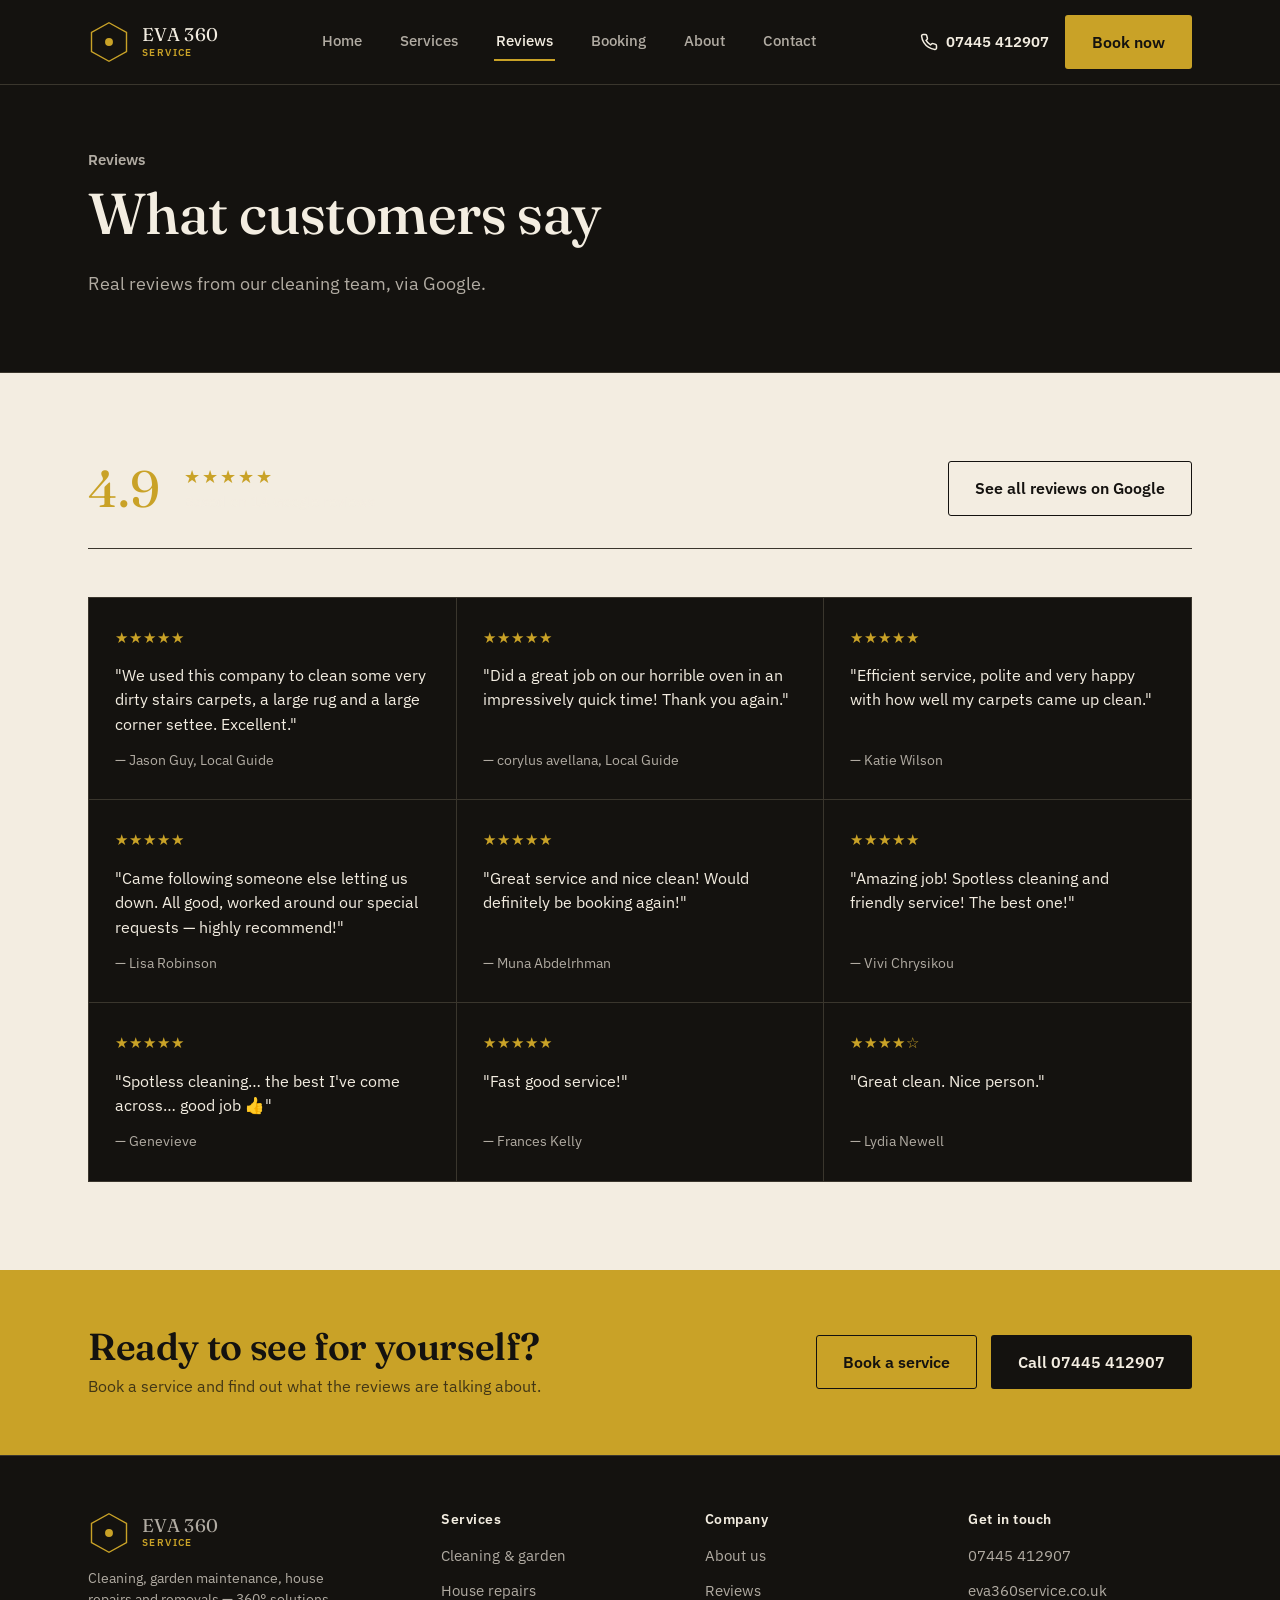
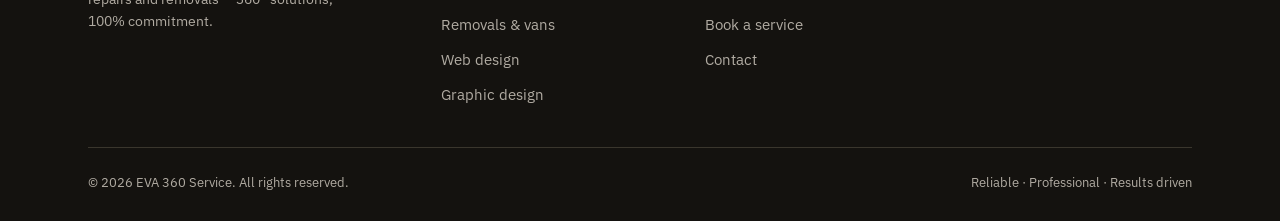
<file: reviews.html>
<!DOCTYPE html>
<html lang="en">
<head>
<meta charset="UTF-8">
<meta name="viewport" content="width=device-width, initial-scale=1.0">
<title>Reviews — EVA 360 Service</title>
<meta name="description" content="Real customer reviews for EVA 360 Service's cleaning team, via Google.">
<link rel="stylesheet" href="styles.css">
</head>
<body>

<header class="site-header">
  <div class="wrap">
    <a href="index.html" class="brand">
      <svg class="brand-mark" viewBox="0 0 48 48" fill="none" xmlns="http://www.w3.org/2000/svg">
        <path d="M24 2 L44 13 V35 L24 46 L4 35 V13 Z" stroke="#C9A227" stroke-width="1.6"/>
        <circle cx="24" cy="24" r="4.5" fill="#C9A227"/>
      </svg>
      <span class="brand-word">EVA 360<small>SERVICE</small></span>
    </a>
    <nav class="main-nav" aria-label="Primary">
      <a href="index.html">Home</a>
      <a href="services.html">Services</a>
      <a href="reviews.html" aria-current="page">Reviews</a>
      <a href="booking.html">Booking</a>
      <a href="about.html">About</a>
      <a href="contact.html">Contact</a>
    </nav>
    <div class="header-cta">
      <a class="header-phone" href="tel:07445412907">
        <svg width="18" height="18" viewBox="0 0 24 24" fill="none" stroke="currentColor" stroke-width="2"><path d="M22 16.92v3a2 2 0 0 1-2.18 2 19.79 19.79 0 0 1-8.63-3.07 19.5 19.5 0 0 1-6-6 19.79 19.79 0 0 1-3.07-8.67A2 2 0 0 1 4.11 2h3a2 2 0 0 1 2 1.72c.127.96.361 1.903.7 2.81a2 2 0 0 1-.45 2.11L8.09 9.91a16 16 0 0 0 6 6l1.27-1.27a2 2 0 0 1 2.11-.45c.907.339 1.85.573 2.81.7A2 2 0 0 1 22 16.92z"/></svg>
        <span>07445 412907</span>
      </a>
      <a href="booking.html" class="btn btn-primary">Book now</a>
      <button class="nav-toggle" aria-label="Toggle menu" aria-expanded="false">
        <svg width="20" height="20" viewBox="0 0 24 24" fill="none" stroke="currentColor" stroke-width="2"><line x1="3" y1="6" x2="21" y2="6"/><line x1="3" y1="12" x2="21" y2="12"/><line x1="3" y1="18" x2="21" y2="18"/></svg>
      </button>
    </div>
  </div>
</header>

<div class="page-header">
  <div class="wrap">
    <p class="hero-eyebrow">Reviews</p>
    <h1>What customers say</h1>
    <p class="lede">Real reviews from our cleaning team, via Google.</p>
  </div>
</div>

<section>
  <div class="wrap">
    <div class="review-summary">
      <div class="score">4.9</div>
      <div>
        <div class="stars">★★★★★</div>
        <div class="score-meta">Based on 14 Google reviews</div>
      </div>
      <a href="https://maps.app.goo.gl/jxgSrasuUP8eo6kT8" class="btn btn-ghost-light" style="margin-left: auto;">See all reviews on Google</a>
    </div>

    <div class="review-grid">
      <div class="review-card">
        <div class="stars">★★★★★</div>
        <p>"We used this company to clean some very dirty stairs carpets, a large rug and a large corner settee. Excellent."</p>
        <cite>— Jason Guy, Local Guide</cite>
      </div>
      <div class="review-card">
        <div class="stars">★★★★★</div>
        <p>"Did a great job on our horrible oven in an impressively quick time! Thank you again."</p>
        <cite>— corylus avellana, Local Guide</cite>
      </div>
      <div class="review-card">
        <div class="stars">★★★★★</div>
        <p>"Efficient service, polite and very happy with how well my carpets came up clean."</p>
        <cite>— Katie Wilson</cite>
      </div>
      <div class="review-card">
        <div class="stars">★★★★★</div>
        <p>"Came following someone else letting us down. All good, worked around our special requests — highly recommend!"</p>
        <cite>— Lisa Robinson</cite>
      </div>
      <div class="review-card">
        <div class="stars">★★★★★</div>
        <p>"Great service and nice clean! Would definitely be booking again!"</p>
        <cite>— Muna Abdelrhman</cite>
      </div>
      <div class="review-card">
        <div class="stars">★★★★★</div>
        <p>"Amazing job! Spotless cleaning and friendly service! The best one!"</p>
        <cite>— Vivi Chrysikou</cite>
      </div>
      <div class="review-card">
        <div class="stars">★★★★★</div>
        <p>"Spotless cleaning… the best I've come across… good job 👍"</p>
        <cite>— Genevieve</cite>
      </div>
      <div class="review-card">
        <div class="stars">★★★★★</div>
        <p>"Fast good service!"</p>
        <cite>— Frances Kelly</cite>
      </div>
      <div class="review-card">
        <div class="stars">★★★★☆</div>
        <p>"Great clean. Nice person."</p>
        <cite>— Lydia Newell</cite>
      </div>
    </div>
  </div>
</section>

<section class="cta-band">
  <div class="wrap">
    <div>
      <h2>Ready to see for yourself?</h2>
      <p>Book a service and find out what the reviews are talking about.</p>
    </div>
    <div class="hero-actions">
      <a href="booking.html" class="btn btn-ghost-light" style="border-color: var(--ink);">Book a service</a>
      <a href="tel:07445412907" class="btn" style="background: var(--ink); color: var(--paper);">Call 07445 412907</a>
    </div>
  </div>
</section>

<footer class="site-footer">
  <div class="wrap">
    <div class="footer-grid">
      <div>
        <a href="index.html" class="brand" style="margin-bottom: 14px; display: inline-flex;">
          <svg class="brand-mark" viewBox="0 0 48 48" fill="none" xmlns="http://www.w3.org/2000/svg">
            <path d="M24 2 L44 13 V35 L24 46 L4 35 V13 Z" stroke="#C9A227" stroke-width="1.6"/>
            <circle cx="24" cy="24" r="4.5" fill="#C9A227"/>
          </svg>
          <span class="brand-word">EVA 360<small>SERVICE</small></span>
        </a>
        <p class="small" style="max-width: 34ch;">Cleaning, garden maintenance, house repairs and removals — 360° solutions, 100% commitment.</p>
      </div>
      <div>
        <h4>Services</h4>
        <ul>
          <li><a href="services.html#cleaning">Cleaning &amp; garden</a></li>
          <li><a href="services.html#repairs">House repairs</a></li>
          <li><a href="services.html#removals">Removals &amp; vans</a></li>
          <li><a href="services.html#web-design">Web design</a></li>
          <li><a href="services.html#graphic-design">Graphic design</a></li>
        </ul>
      </div>
      <div>
        <h4>Company</h4>
        <ul>
          <li><a href="about.html">About us</a></li>
          <li><a href="reviews.html">Reviews</a></li>
          <li><a href="booking.html">Book a service</a></li>
          <li><a href="contact.html">Contact</a></li>
        </ul>
      </div>
      <div>
        <h4>Get in touch</h4>
        <ul>
          <li><a href="tel:07445412907">07445 412907</a></li>
          <li><a href="https://www.eva360service.co.uk">eva360service.co.uk</a></li>
        </ul>
      </div>
    </div>
    <div class="footer-bottom">
      <span>© 2026 EVA 360 Service. All rights reserved.</span>
      <span>Reliable · Professional · Results driven</span>
    </div>
  </div>
</footer>

<script src="script.js"></script>
</body>
</html>
</file>
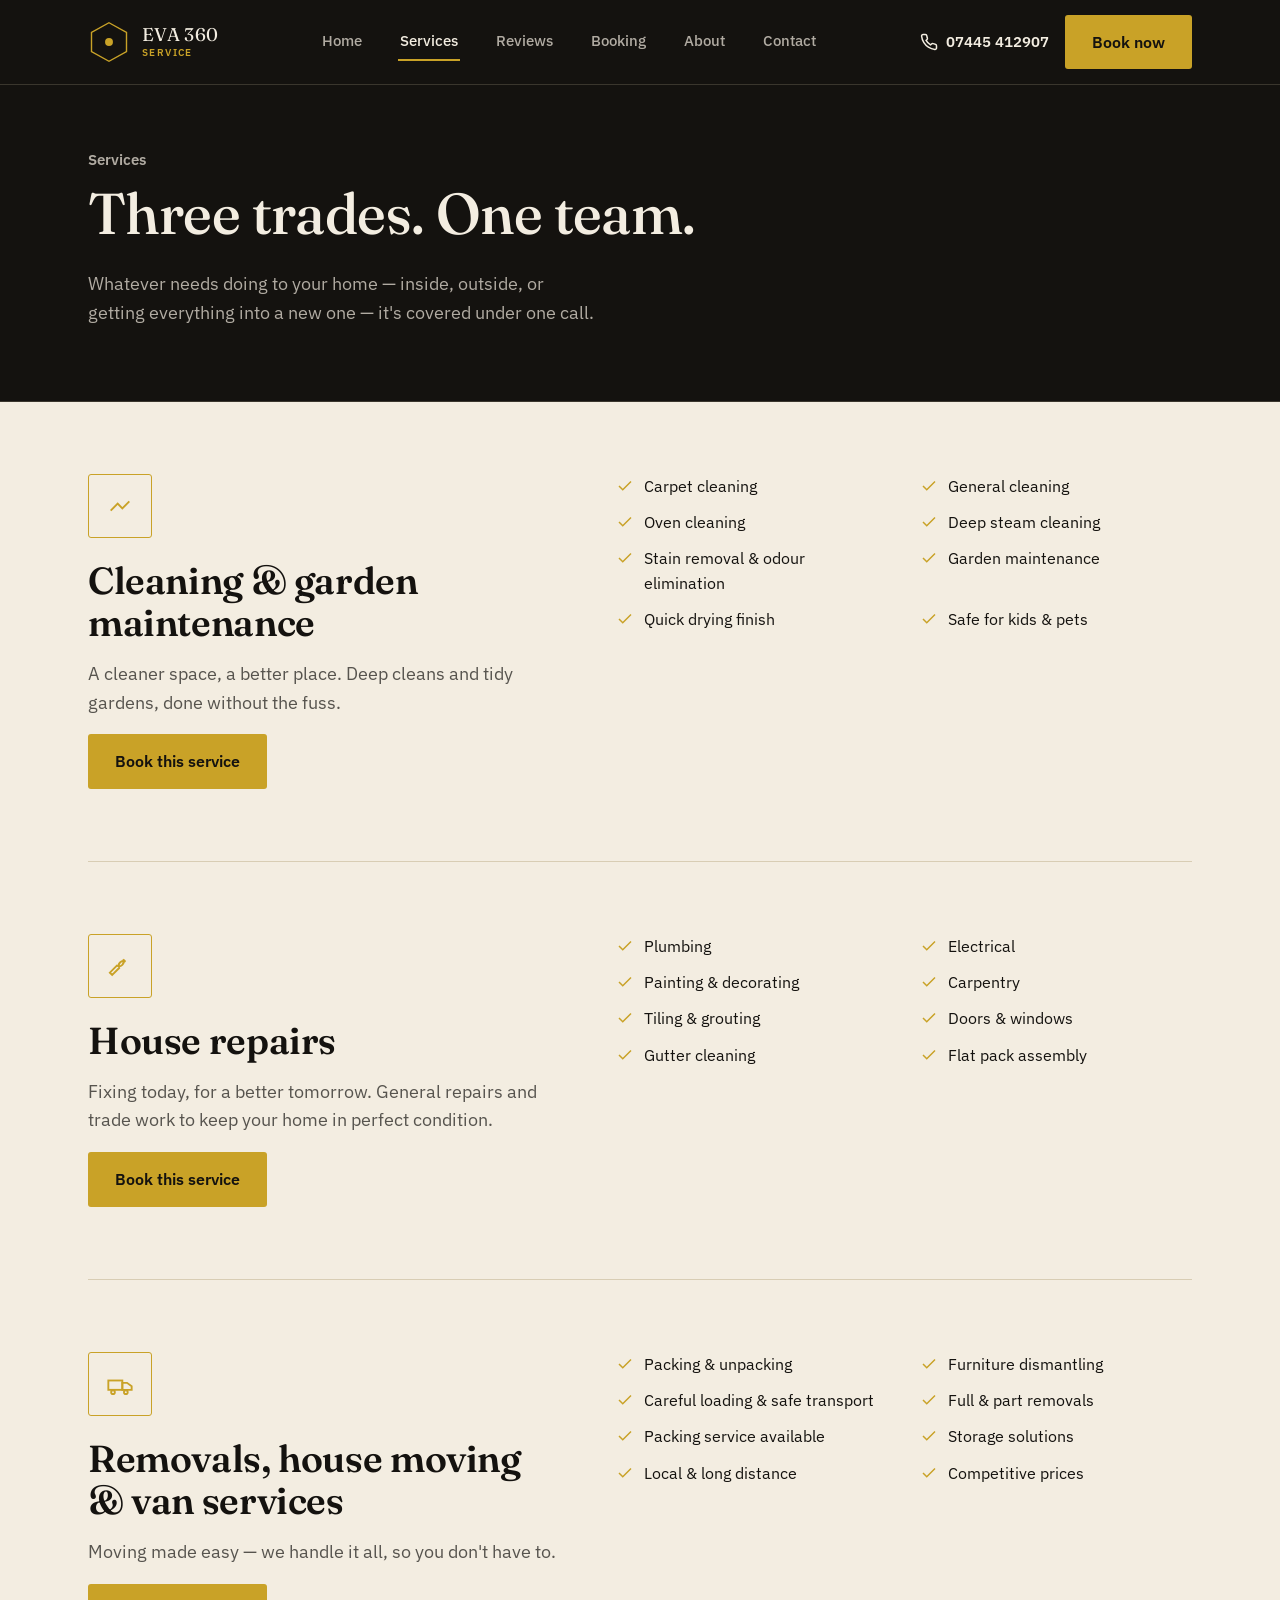
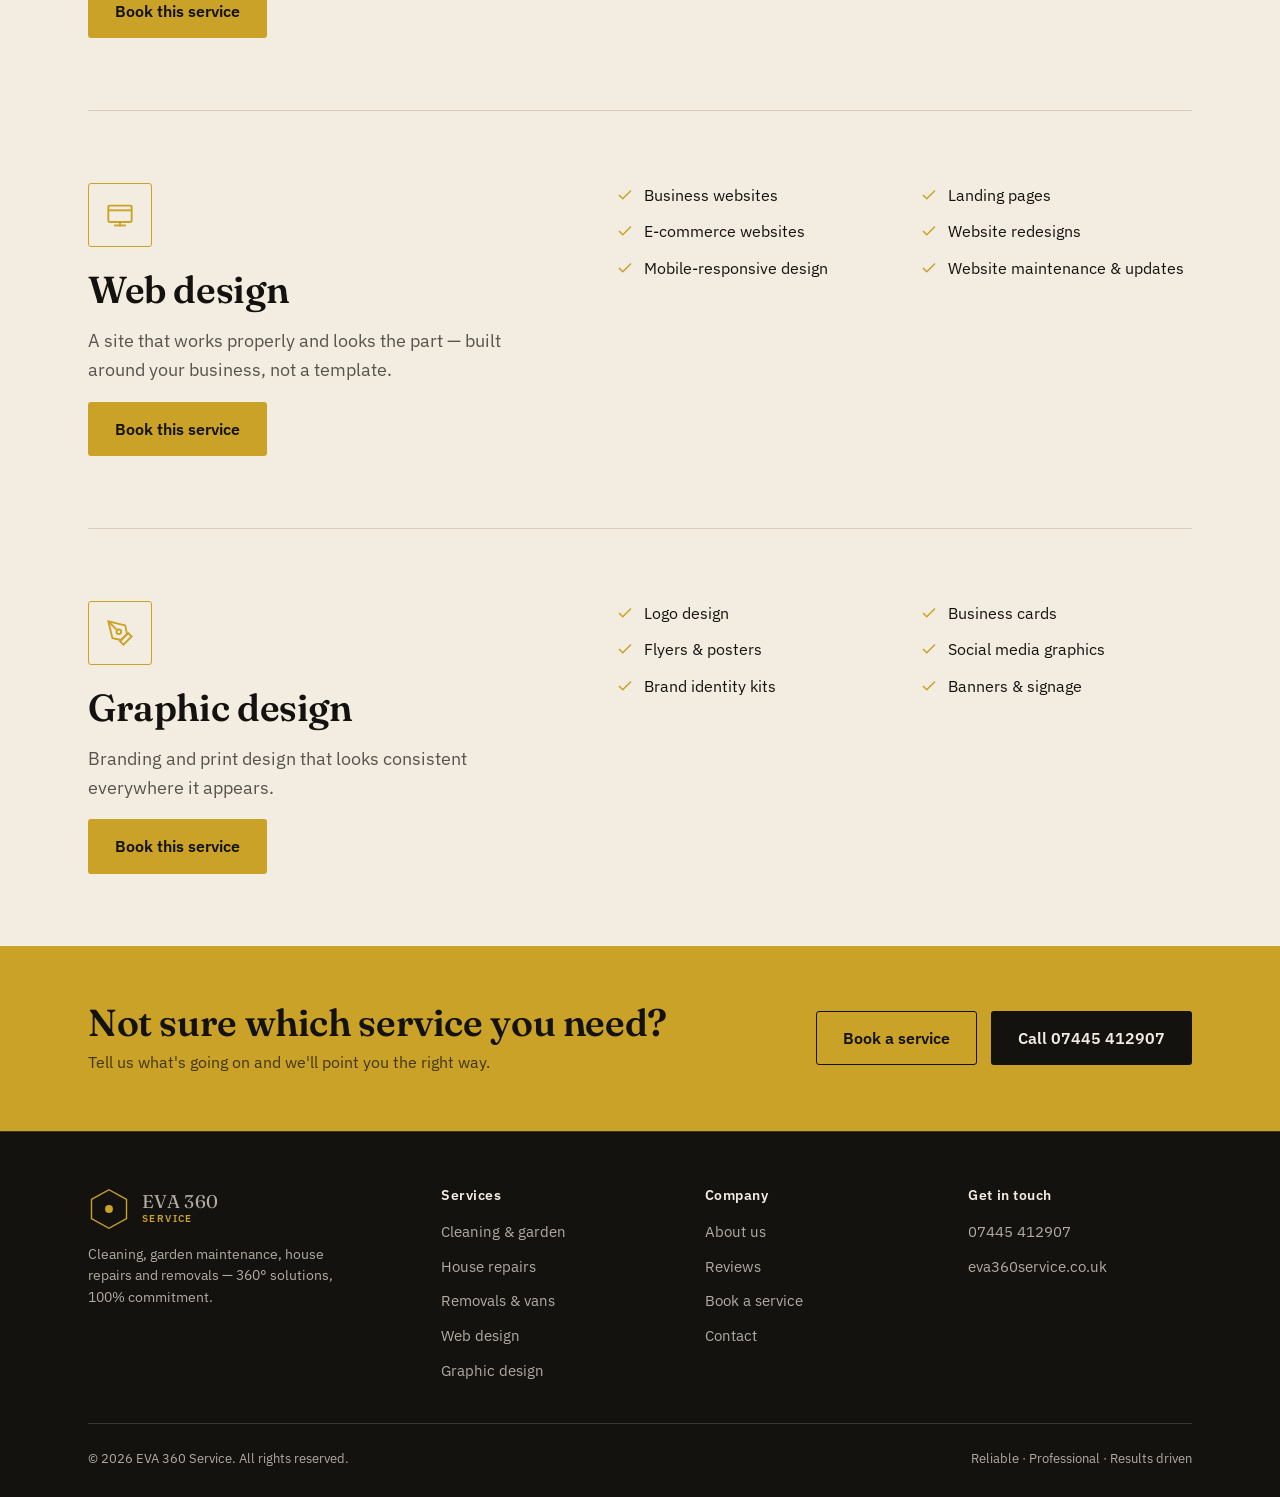
<file: services.html>
<!DOCTYPE html>
<html lang="en">
<head>
<meta charset="UTF-8">
<meta name="viewport" content="width=device-width, initial-scale=1.0">
<title>Services — EVA 360 Service</title>
<meta name="description" content="Cleaning and garden maintenance, house repairs, and removals and van services from EVA 360 Service.">
<link rel="stylesheet" href="styles.css">
</head>
<body>

<header class="site-header">
  <div class="wrap">
    <a href="index.html" class="brand">
      <svg class="brand-mark" viewBox="0 0 48 48" fill="none" xmlns="http://www.w3.org/2000/svg">
        <path d="M24 2 L44 13 V35 L24 46 L4 35 V13 Z" stroke="#C9A227" stroke-width="1.6"/>
        <circle cx="24" cy="24" r="4.5" fill="#C9A227"/>
      </svg>
      <span class="brand-word">EVA 360<small>SERVICE</small></span>
    </a>
    <nav class="main-nav" aria-label="Primary">
      <a href="index.html">Home</a>
      <a href="services.html" aria-current="page">Services</a>
      <a href="reviews.html">Reviews</a>
      <a href="booking.html">Booking</a>
      <a href="about.html">About</a>
      <a href="contact.html">Contact</a>
    </nav>
    <div class="header-cta">
      <a class="header-phone" href="tel:07445412907">
        <svg width="18" height="18" viewBox="0 0 24 24" fill="none" stroke="currentColor" stroke-width="2"><path d="M22 16.92v3a2 2 0 0 1-2.18 2 19.79 19.79 0 0 1-8.63-3.07 19.5 19.5 0 0 1-6-6 19.79 19.79 0 0 1-3.07-8.67A2 2 0 0 1 4.11 2h3a2 2 0 0 1 2 1.72c.127.96.361 1.903.7 2.81a2 2 0 0 1-.45 2.11L8.09 9.91a16 16 0 0 0 6 6l1.27-1.27a2 2 0 0 1 2.11-.45c.907.339 1.85.573 2.81.7A2 2 0 0 1 22 16.92z"/></svg>
        <span>07445 412907</span>
      </a>
      <a href="booking.html" class="btn btn-primary">Book now</a>
      <button class="nav-toggle" aria-label="Toggle menu" aria-expanded="false">
        <svg width="20" height="20" viewBox="0 0 24 24" fill="none" stroke="currentColor" stroke-width="2"><line x1="3" y1="6" x2="21" y2="6"/><line x1="3" y1="12" x2="21" y2="12"/><line x1="3" y1="18" x2="21" y2="18"/></svg>
      </button>
    </div>
  </div>
</header>

<div class="page-header">
  <div class="wrap">
    <p class="hero-eyebrow">Services</p>
    <h1>Three trades. One team.</h1>
    <p class="lede">Whatever needs doing to your home — inside, outside, or getting everything into a new one — it's covered under one call.</p>
  </div>
</div>

<div class="wrap">

  <div class="service-detail" id="cleaning">
    <div>
      <div class="icon-badge">
        <svg width="28" height="28" viewBox="0 0 24 24" fill="none" stroke="currentColor" stroke-width="1.6"><path d="M4 16 L10 10 L14 14 L20 8"/></svg>
      </div>
      <h2>Cleaning &amp; garden maintenance</h2>
      <p class="lede mt-0">A cleaner space, a better place. Deep cleans and tidy gardens, done without the fuss.</p>
      <a href="booking.html?service=cleaning" class="btn btn-primary">Book this service</a>
    </div>
    <div>
      <ul class="tick-list">
        <li><svg width="18" height="18" viewBox="0 0 24 24" fill="none" stroke="currentColor" stroke-width="2"><polyline points="20 6 9 17 4 12"/></svg> Carpet cleaning</li>
        <li><svg width="18" height="18" viewBox="0 0 24 24" fill="none" stroke="currentColor" stroke-width="2"><polyline points="20 6 9 17 4 12"/></svg> General cleaning</li>
        <li><svg width="18" height="18" viewBox="0 0 24 24" fill="none" stroke="currentColor" stroke-width="2"><polyline points="20 6 9 17 4 12"/></svg> Oven cleaning</li>
        <li><svg width="18" height="18" viewBox="0 0 24 24" fill="none" stroke="currentColor" stroke-width="2"><polyline points="20 6 9 17 4 12"/></svg> Deep steam cleaning</li>
        <li><svg width="18" height="18" viewBox="0 0 24 24" fill="none" stroke="currentColor" stroke-width="2"><polyline points="20 6 9 17 4 12"/></svg> Stain removal &amp; odour elimination</li>
        <li><svg width="18" height="18" viewBox="0 0 24 24" fill="none" stroke="currentColor" stroke-width="2"><polyline points="20 6 9 17 4 12"/></svg> Garden maintenance</li>
        <li><svg width="18" height="18" viewBox="0 0 24 24" fill="none" stroke="currentColor" stroke-width="2"><polyline points="20 6 9 17 4 12"/></svg> Quick drying finish</li>
        <li><svg width="18" height="18" viewBox="0 0 24 24" fill="none" stroke="currentColor" stroke-width="2"><polyline points="20 6 9 17 4 12"/></svg> Safe for kids &amp; pets</li>
      </ul>
    </div>
  </div>

  <div class="service-detail" id="repairs">
    <div>
      <div class="icon-badge">
        <svg width="28" height="28" viewBox="0 0 24 24" fill="none" stroke="currentColor" stroke-width="1.6"><path d="M14.7 6.3a4 4 0 0 1-5.4 5.4l-6 6 2 2 6-6a4 4 0 0 1 5.4-5.4z"/></svg>
      </div>
      <h2>House repairs</h2>
      <p class="lede mt-0">Fixing today, for a better tomorrow. General repairs and trade work to keep your home in perfect condition.</p>
      <a href="booking.html?service=repairs" class="btn btn-primary">Book this service</a>
    </div>
    <div>
      <ul class="tick-list">
        <li><svg width="18" height="18" viewBox="0 0 24 24" fill="none" stroke="currentColor" stroke-width="2"><polyline points="20 6 9 17 4 12"/></svg> Plumbing</li>
        <li><svg width="18" height="18" viewBox="0 0 24 24" fill="none" stroke="currentColor" stroke-width="2"><polyline points="20 6 9 17 4 12"/></svg> Electrical</li>
        <li><svg width="18" height="18" viewBox="0 0 24 24" fill="none" stroke="currentColor" stroke-width="2"><polyline points="20 6 9 17 4 12"/></svg> Painting &amp; decorating</li>
        <li><svg width="18" height="18" viewBox="0 0 24 24" fill="none" stroke="currentColor" stroke-width="2"><polyline points="20 6 9 17 4 12"/></svg> Carpentry</li>
        <li><svg width="18" height="18" viewBox="0 0 24 24" fill="none" stroke="currentColor" stroke-width="2"><polyline points="20 6 9 17 4 12"/></svg> Tiling &amp; grouting</li>
        <li><svg width="18" height="18" viewBox="0 0 24 24" fill="none" stroke="currentColor" stroke-width="2"><polyline points="20 6 9 17 4 12"/></svg> Doors &amp; windows</li>
        <li><svg width="18" height="18" viewBox="0 0 24 24" fill="none" stroke="currentColor" stroke-width="2"><polyline points="20 6 9 17 4 12"/></svg> Gutter cleaning</li>
        <li><svg width="18" height="18" viewBox="0 0 24 24" fill="none" stroke="currentColor" stroke-width="2"><polyline points="20 6 9 17 4 12"/></svg> Flat pack assembly</li>
      </ul>
    </div>
  </div>

  <div class="service-detail" id="removals">
    <div>
      <div class="icon-badge">
        <svg width="28" height="28" viewBox="0 0 24 24" fill="none" stroke="currentColor" stroke-width="1.6"><rect x="2" y="9" width="12" height="8"/><path d="M14 11h4l4 3v3h-8z"/><circle cx="6" cy="19" r="1.6"/><circle cx="17" cy="19" r="1.6"/></svg>
      </div>
      <h2>Removals, house moving &amp; van services</h2>
      <p class="lede mt-0">Moving made easy — we handle it all, so you don't have to.</p>
      <a href="booking.html?service=removals" class="btn btn-primary">Book this service</a>
    </div>
    <div>
      <ul class="tick-list">
        <li><svg width="18" height="18" viewBox="0 0 24 24" fill="none" stroke="currentColor" stroke-width="2"><polyline points="20 6 9 17 4 12"/></svg> Packing &amp; unpacking</li>
        <li><svg width="18" height="18" viewBox="0 0 24 24" fill="none" stroke="currentColor" stroke-width="2"><polyline points="20 6 9 17 4 12"/></svg> Furniture dismantling</li>
        <li><svg width="18" height="18" viewBox="0 0 24 24" fill="none" stroke="currentColor" stroke-width="2"><polyline points="20 6 9 17 4 12"/></svg> Careful loading &amp; safe transport</li>
        <li><svg width="18" height="18" viewBox="0 0 24 24" fill="none" stroke="currentColor" stroke-width="2"><polyline points="20 6 9 17 4 12"/></svg> Full &amp; part removals</li>
        <li><svg width="18" height="18" viewBox="0 0 24 24" fill="none" stroke="currentColor" stroke-width="2"><polyline points="20 6 9 17 4 12"/></svg> Packing service available</li>
        <li><svg width="18" height="18" viewBox="0 0 24 24" fill="none" stroke="currentColor" stroke-width="2"><polyline points="20 6 9 17 4 12"/></svg> Storage solutions</li>
        <li><svg width="18" height="18" viewBox="0 0 24 24" fill="none" stroke="currentColor" stroke-width="2"><polyline points="20 6 9 17 4 12"/></svg> Local &amp; long distance</li>
        <li><svg width="18" height="18" viewBox="0 0 24 24" fill="none" stroke="currentColor" stroke-width="2"><polyline points="20 6 9 17 4 12"/></svg> Competitive prices</li>
      </ul>
    </div>
  </div>

  <div class="service-detail" id="web-design">
    <div>
      <div class="icon-badge">
        <svg width="28" height="28" viewBox="0 0 24 24" fill="none" stroke="currentColor" stroke-width="1.6"><rect x="2" y="4" width="20" height="14" rx="1"/><line x1="2" y1="8" x2="22" y2="8"/><line x1="7" y1="21" x2="17" y2="21"/><line x1="12" y1="18" x2="12" y2="21"/></svg>
      </div>
      <h2>Web design</h2>
      <p class="lede mt-0">A site that works properly and looks the part — built around your business, not a template.</p>
      <a href="booking.html?service=web-design" class="btn btn-primary">Book this service</a>
    </div>
    <div>
      <ul class="tick-list">
        <li><svg width="18" height="18" viewBox="0 0 24 24" fill="none" stroke="currentColor" stroke-width="2"><polyline points="20 6 9 17 4 12"/></svg> Business websites</li>
        <li><svg width="18" height="18" viewBox="0 0 24 24" fill="none" stroke="currentColor" stroke-width="2"><polyline points="20 6 9 17 4 12"/></svg> Landing pages</li>
        <li><svg width="18" height="18" viewBox="0 0 24 24" fill="none" stroke="currentColor" stroke-width="2"><polyline points="20 6 9 17 4 12"/></svg> E-commerce websites</li>
        <li><svg width="18" height="18" viewBox="0 0 24 24" fill="none" stroke="currentColor" stroke-width="2"><polyline points="20 6 9 17 4 12"/></svg> Website redesigns</li>
        <li><svg width="18" height="18" viewBox="0 0 24 24" fill="none" stroke="currentColor" stroke-width="2"><polyline points="20 6 9 17 4 12"/></svg> Mobile-responsive design</li>
        <li><svg width="18" height="18" viewBox="0 0 24 24" fill="none" stroke="currentColor" stroke-width="2"><polyline points="20 6 9 17 4 12"/></svg> Website maintenance &amp; updates</li>
      </ul>
    </div>
  </div>

  <div class="service-detail" id="graphic-design">
    <div>
      <div class="icon-badge">
        <svg width="28" height="28" viewBox="0 0 24 24" fill="none" stroke="currentColor" stroke-width="1.6"><path d="M12 19l7-7 3 3-7 7-3-3z"/><path d="M18 13l-1.5-7.5L2 2l3.5 14.5L13 18l5-5z"/><path d="M2 2l7.586 7.586"/><circle cx="11" cy="11" r="2"/></svg>
      </div>
      <h2>Graphic design</h2>
      <p class="lede mt-0">Branding and print design that looks consistent everywhere it appears.</p>
      <a href="booking.html?service=graphic-design" class="btn btn-primary">Book this service</a>
    </div>
    <div>
      <ul class="tick-list">
        <li><svg width="18" height="18" viewBox="0 0 24 24" fill="none" stroke="currentColor" stroke-width="2"><polyline points="20 6 9 17 4 12"/></svg> Logo design</li>
        <li><svg width="18" height="18" viewBox="0 0 24 24" fill="none" stroke="currentColor" stroke-width="2"><polyline points="20 6 9 17 4 12"/></svg> Business cards</li>
        <li><svg width="18" height="18" viewBox="0 0 24 24" fill="none" stroke="currentColor" stroke-width="2"><polyline points="20 6 9 17 4 12"/></svg> Flyers &amp; posters</li>
        <li><svg width="18" height="18" viewBox="0 0 24 24" fill="none" stroke="currentColor" stroke-width="2"><polyline points="20 6 9 17 4 12"/></svg> Social media graphics</li>
        <li><svg width="18" height="18" viewBox="0 0 24 24" fill="none" stroke="currentColor" stroke-width="2"><polyline points="20 6 9 17 4 12"/></svg> Brand identity kits</li>
        <li><svg width="18" height="18" viewBox="0 0 24 24" fill="none" stroke="currentColor" stroke-width="2"><polyline points="20 6 9 17 4 12"/></svg> Banners &amp; signage</li>
      </ul>
    </div>
  </div>

</div>

<section class="cta-band">
  <div class="wrap">
    <div>
      <h2>Not sure which service you need?</h2>
      <p>Tell us what's going on and we'll point you the right way.</p>
    </div>
    <div class="hero-actions">
      <a href="booking.html" class="btn btn-ghost-light" style="border-color: var(--ink);">Book a service</a>
      <a href="tel:07445412907" class="btn" style="background: var(--ink); color: var(--paper);">Call 07445 412907</a>
    </div>
  </div>
</section>

<footer class="site-footer">
  <div class="wrap">
    <div class="footer-grid">
      <div>
        <a href="index.html" class="brand" style="margin-bottom: 14px; display: inline-flex;">
          <svg class="brand-mark" viewBox="0 0 48 48" fill="none" xmlns="http://www.w3.org/2000/svg">
            <path d="M24 2 L44 13 V35 L24 46 L4 35 V13 Z" stroke="#C9A227" stroke-width="1.6"/>
            <circle cx="24" cy="24" r="4.5" fill="#C9A227"/>
          </svg>
          <span class="brand-word">EVA 360<small>SERVICE</small></span>
        </a>
        <p class="small" style="max-width: 34ch;">Cleaning, garden maintenance, house repairs and removals — 360° solutions, 100% commitment.</p>
      </div>
      <div>
        <h4>Services</h4>
        <ul>
          <li><a href="services.html#cleaning">Cleaning &amp; garden</a></li>
          <li><a href="services.html#repairs">House repairs</a></li>
          <li><a href="services.html#removals">Removals &amp; vans</a></li>
          <li><a href="services.html#web-design">Web design</a></li>
          <li><a href="services.html#graphic-design">Graphic design</a></li>
        </ul>
      </div>
      <div>
        <h4>Company</h4>
        <ul>
          <li><a href="about.html">About us</a></li>
          <li><a href="reviews.html">Reviews</a></li>
          <li><a href="booking.html">Book a service</a></li>
          <li><a href="contact.html">Contact</a></li>
        </ul>
      </div>
      <div>
        <h4>Get in touch</h4>
        <ul>
          <li><a href="tel:07445412907">07445 412907</a></li>
          <li><a href="https://www.eva360service.co.uk">eva360service.co.uk</a></li>
        </ul>
      </div>
    </div>
    <div class="footer-bottom">
      <span>© 2026 EVA 360 Service. All rights reserved.</span>
      <span>Reliable · Professional · Results driven</span>
    </div>
  </div>
</footer>

<script src="script.js"></script>
</body>
</html>
</file>
<file: styles.css>
/* ================================================
   EVA 360 SERVICE — shared stylesheet
   Tokens
   Colour:
     --ink        #14120F  base background, warm near-black
     --paper      #F3EDE1  warm off-white, text-on-dark & light sections
     --brass      #C9A227  primary accent, muted brass gold
     --bronze     #8B5E34  secondary accent, hover/active
     --slate      #211E19  panel background on dark
     --line       #3A362D  hairline borders on dark
     --pine       #33473A  confirm/success accent (British racing green)
   Type
     Display: "Fraunces" (serif, characterful, signage-like)
     Body:    "IBM Plex Sans" (functional, trade-note feel)
   ================================================ */

@import url('https://fonts.googleapis.com/css2?family=Fraunces:ital,opsz,wght@0,9..144,400;0,9..144,500;0,9..144,600;0,9..144,700;1,9..144,500&family=IBM+Plex+Sans:wght@400;500;600;700&display=swap');

:root {
  --ink: #14120F;
  --ink-soft: #1B1812;
  --paper: #F3EDE1;
  --paper-dim: #E7DFCE;
  --brass: #C9A227;
  --brass-bright: #E0BC46;
  --bronze: #8B5E34;
  --slate: #211E19;
  --line: #3A362D;
  --line-light: #D8CDB4;
  --pine: #33473A;
  --ink-70: rgba(20, 18, 15, 0.7);
  --paper-70: rgba(243, 237, 225, 0.7);

  --font-display: "Fraunces", Georgia, serif;
  --font-body: "IBM Plex Sans", "Segoe UI", sans-serif;

  --max: 1160px;
}

* { box-sizing: border-box; }

html {
  scroll-behavior: smooth;
}

body {
  margin: 0;
  background: var(--paper);
  color: var(--ink);
  font-family: var(--font-body);
  font-size: 16px;
  line-height: 1.55;
  -webkit-font-smoothing: antialiased;
}

img { max-width: 100%; display: block; }

a { color: inherit; }

.wrap {
  max-width: var(--max);
  margin: 0 auto;
  padding: 0 28px;
}

h1, h2, h3, h4 {
  font-family: var(--font-display);
  font-weight: 600;
  line-height: 1.12;
  margin: 0 0 0.4em;
  letter-spacing: -0.01em;
}

h1 { font-size: clamp(2.4rem, 5vw, 3.6rem); font-weight: 500; }
h2 { font-size: clamp(1.7rem, 3vw, 2.35rem); }
h3 { font-size: 1.25rem; }

p { margin: 0 0 1em; max-width: 62ch; }

.lede {
  font-size: 1.15rem;
  max-width: 46ch;
  color: var(--ink-70);
}

/* Reduced motion */
@media (prefers-reduced-motion: reduce) {
  html { scroll-behavior: auto; }
  * { animation-duration: 0.001ms !important; transition-duration: 0.001ms !important; }
}

/* ---------- Buttons ---------- */
.btn {
  display: inline-flex;
  align-items: center;
  gap: 10px;
  font-family: var(--font-body);
  font-weight: 600;
  font-size: 0.98rem;
  padding: 14px 26px;
  border-radius: 3px;
  border: 1px solid transparent;
  cursor: pointer;
  text-decoration: none;
  transition: background-color 0.15s ease, color 0.15s ease, border-color 0.15s ease, transform 0.1s ease;
}
.btn:focus-visible {
  outline: 3px solid var(--brass);
  outline-offset: 2px;
}
.btn-primary {
  background: var(--brass);
  color: var(--ink);
}
.btn-primary:hover { background: var(--brass-bright); }
.btn-primary:active { transform: translateY(1px); }

.btn-ghost-dark {
  background: transparent;
  border-color: var(--paper-70);
  color: var(--paper);
}
.btn-ghost-dark:hover { border-color: var(--paper); background: rgba(243,237,225,0.06); }

.btn-ghost-light {
  background: transparent;
  border-color: var(--ink);
  color: var(--ink);
}
.btn-ghost-light:hover { background: var(--ink); color: var(--paper); }

.btn-block { width: 100%; justify-content: center; }

/* ---------- Header ---------- */
.site-header {
  background: var(--ink);
  color: var(--paper);
  position: sticky;
  top: 0;
  z-index: 40;
  border-bottom: 1px solid var(--line);
}
.site-header .wrap {
  display: flex;
  align-items: center;
  justify-content: space-between;
  height: 84px;
}
.brand {
  display: flex;
  align-items: center;
  gap: 12px;
  text-decoration: none;
  color: var(--paper);
}
.brand-mark {
  width: 42px;
  height: 42px;
  flex-shrink: 0;
}
.brand-word {
  font-family: var(--font-display);
  font-size: 1.15rem;
  letter-spacing: 0.02em;
  line-height: 1.1;
}
.brand-word small {
  display: block;
  font-family: var(--font-body);
  font-size: 0.62rem;
  letter-spacing: 0.14em;
  color: var(--brass);
  font-weight: 600;
  margin-top: 2px;
}

.main-nav { display: flex; align-items: center; gap: 34px; }
.main-nav a {
  text-decoration: none;
  color: var(--paper-70);
  font-size: 0.96rem;
  font-weight: 500;
  padding: 6px 2px;
  border-bottom: 2px solid transparent;
  transition: color 0.15s ease, border-color 0.15s ease;
}
.main-nav a:hover, .main-nav a[aria-current="page"] {
  color: var(--paper);
  border-color: var(--brass);
}
.header-cta { display: flex; align-items: center; gap: 16px; }
.header-phone {
  display: flex;
  align-items: center;
  gap: 8px;
  color: var(--paper);
  text-decoration: none;
  font-weight: 600;
  font-size: 0.95rem;
}
.header-phone svg { flex-shrink: 0; }

.nav-toggle {
  display: none;
  background: none;
  border: 1px solid var(--line);
  color: var(--paper);
  width: 44px;
  height: 44px;
  border-radius: 3px;
  align-items: center;
  justify-content: center;
  cursor: pointer;
}

@media (max-width: 880px) {
  .main-nav { display: none; }
  .header-phone span { display: none; }
  .nav-toggle { display: flex; }
  .site-header.nav-open .main-nav {
    display: flex;
    position: absolute;
    top: 84px;
    left: 0;
    right: 0;
    background: var(--ink);
    flex-direction: column;
    align-items: flex-start;
    padding: 10px 28px 28px;
    gap: 4px;
    border-bottom: 1px solid var(--line);
  }
  .site-header.nav-open .main-nav a { padding: 12px 0; width: 100%; border-bottom: 1px solid var(--line); }
}

/* ---------- Hero ---------- */
.hero {
  background: var(--ink);
  color: var(--paper);
  position: relative;
  overflow: hidden;
  border-bottom: 1px solid var(--line);
}
.hero .wrap {
  padding-top: 84px;
  padding-bottom: 84px;
  display: grid;
  grid-template-columns: 1.05fr 0.95fr;
  gap: 56px;
  align-items: center;
}
.hero-eyebrow {
  color: var(--brass);
  font-weight: 600;
  font-size: 0.92rem;
  margin-bottom: 14px;
}
.hero h1 { color: var(--paper); }
.hero .lede { color: var(--paper-70); margin-bottom: 30px; }
.hero-actions { display: flex; gap: 14px; flex-wrap: wrap; }

.hero-panels {
  display: grid;
  grid-template-columns: repeat(2, 1fr);
  gap: 14px;
}
.hero-panel {
  border: 1px solid var(--line);
  background: var(--slate);
  border-radius: 3px;
  padding: 22px 18px;
  min-height: 132px;
  display: flex;
  flex-direction: column;
  justify-content: space-between;
  text-decoration: none;
  transition: border-color 0.15s ease, background-color 0.15s ease;
}
a.hero-panel:hover {
  border-color: var(--brass);
  background: #262219;
}
.hero-panel:nth-child(2) { transform: translateY(20px); }
.hero-panel:nth-child(4) { transform: translateY(-20px); }
.hero-panel svg { color: var(--brass); }
.hero-panel span {
  font-family: var(--font-display);
  font-size: 0.98rem;
  color: var(--paper);
}

@media (max-width: 880px) {
  .hero .wrap { grid-template-columns: 1fr; padding-top: 48px; padding-bottom: 48px; }
  .hero-panel:nth-child(2), .hero-panel:nth-child(4) { transform: none; }
}

/* ---------- Sections ---------- */
section { padding: 88px 0; }
.section-dark { background: var(--ink); color: var(--paper); }
.section-tight { padding: 56px 0; }

.section-head {
  display: flex;
  justify-content: space-between;
  align-items: flex-end;
  gap: 32px;
  margin-bottom: 48px;
  border-bottom: 1px solid var(--line-light);
  padding-bottom: 24px;
}
.section-dark .section-head { border-color: var(--line); }
.section-head .lede { margin-bottom: 0; }

/* ---------- Service list (checklist device, echoes flyer ticks) ---------- */
.service-grid {
  display: grid;
  grid-template-columns: repeat(3, 1fr);
  gap: 1px;
  background: var(--line-light);
  border: 1px solid var(--line-light);
}
.section-dark .service-grid { background: var(--line); border-color: var(--line); }

.service-card {
  background: var(--paper);
  padding: 34px 30px;
  display: flex;
  flex-direction: column;
  gap: 16px;
  text-decoration: none;
  color: var(--ink);
}
.section-dark .service-card { background: var(--ink); color: var(--paper); }

.service-card .icon { color: var(--brass); }
.service-card h3 { margin-bottom: 0; }
.service-card p { color: var(--ink-70); font-size: 0.96rem; margin-bottom: 0; }
.section-dark .service-card p { color: var(--paper-70); }
.service-card .go {
  margin-top: auto;
  font-weight: 600;
  font-size: 0.9rem;
  color: var(--bronze);
}
.service-card:hover .go { color: var(--brass); }

@media (max-width: 880px) {
  .service-grid { grid-template-columns: 1fr; }
}

/* ---------- Checklist ---------- */
.tick-list { list-style: none; margin: 0; padding: 0; display: grid; grid-template-columns: 1fr 1fr; gap: 12px 32px; }
.tick-list li { display: flex; align-items: flex-start; gap: 10px; font-size: 0.98rem; }
.tick-list svg { flex-shrink: 0; margin-top: 3px; color: var(--brass); }
@media (max-width: 640px) { .tick-list { grid-template-columns: 1fr; } }

/* ---------- Panels / cards ---------- */
.panel {
  border: 1px solid var(--line-light);
  padding: 32px;
  background: var(--paper);
}
.section-dark .panel { border-color: var(--line); background: var(--slate); }

.stat-row { display: grid; grid-template-columns: repeat(3, 1fr); gap: 1px; background: var(--line-light); border: 1px solid var(--line-light); }
.stat { background: var(--ink); color: var(--paper); padding: 30px; }
.stat b { display: block; font-family: var(--font-display); font-size: 2.1rem; color: var(--brass); font-weight: 600; }
.stat span { font-size: 0.9rem; color: var(--paper-70); }
@media (max-width: 640px) { .stat-row { grid-template-columns: 1fr; } }

/* ---------- Testimonial ---------- */
.quote-block {
  border-left: 3px solid var(--brass);
  padding-left: 26px;
  font-family: var(--font-display);
  font-size: 1.3rem;
  font-style: italic;
  max-width: 60ch;
}
.quote-block cite {
  display: block;
  font-family: var(--font-body);
  font-style: normal;
  font-size: 0.9rem;
  color: var(--ink-70);
  margin-top: 14px;
}

/* ---------- Review cards ---------- */
.review-summary {
  display: flex;
  align-items: center;
  gap: 24px;
  flex-wrap: wrap;
  margin-bottom: 48px;
  padding-bottom: 32px;
  border-bottom: 1px solid var(--line);
}
.review-summary .score {
  font-family: var(--font-display);
  font-size: 3.2rem;
  color: var(--brass);
  line-height: 1;
}
.review-summary .score-meta { font-size: 0.92rem; color: var(--paper-70); }
.review-summary .stars { color: var(--brass); letter-spacing: 2px; font-size: 1.1rem; }

.review-grid {
  display: grid;
  grid-template-columns: repeat(3, 1fr);
  gap: 1px;
  background: var(--line);
  border: 1px solid var(--line);
}
.review-card {
  background: var(--ink);
  padding: 28px 26px;
  display: flex;
  flex-direction: column;
  gap: 14px;
}
.review-card .stars { color: var(--brass); font-size: 0.95rem; letter-spacing: 1px; }
.review-card p { color: var(--paper); font-size: 0.98rem; margin-bottom: 0; }
.review-card cite {
  font-style: normal;
  font-size: 0.86rem;
  color: var(--paper-70);
  margin-top: auto;
}
@media (max-width: 880px) {
  .review-grid { grid-template-columns: 1fr; }
}

/* ---------- Forms ---------- */
.form-grid {
  display: grid;
  grid-template-columns: 1fr 1fr;
  gap: 18px;
}
.field { display: flex; flex-direction: column; gap: 6px; }
.field.full { grid-column: 1 / -1; }
.field label { font-size: 0.88rem; font-weight: 600; color: var(--ink-70); }
.field input,
.field select,
.field textarea {
  font-family: var(--font-body);
  font-size: 1rem;
  padding: 12px 14px;
  border: 1px solid var(--line-light);
  background: var(--paper);
  color: var(--ink);
  border-radius: 2px;
}
.field textarea { resize: vertical; min-height: 110px; }
.field input:focus, .field select:focus, .field textarea:focus {
  outline: none;
  border-color: var(--brass);
  box-shadow: 0 0 0 3px rgba(201,162,39,0.18);
}
.field-hint { font-size: 0.82rem; color: var(--ink-70); }
.form-note {
  font-size: 0.86rem;
  color: var(--ink-70);
  margin-top: 14px;
}
.form-status {
  display: none;
  margin-top: 18px;
  padding: 16px 18px;
  border: 1px solid var(--pine);
  background: rgba(51,71,58,0.08);
  color: var(--pine);
  font-weight: 600;
  font-size: 0.95rem;
}
.form-status.visible { display: block; }
.form-status.is-error {
  border-color: #A6432F;
  background: rgba(166,67,47,0.08);
  color: #A6432F;
}

@media (max-width: 640px) {
  .form-grid { grid-template-columns: 1fr; }
}

/* ---------- CTA band ---------- */
.cta-band {
  background: var(--brass);
  color: var(--ink);
  padding: 56px 0;
}
.cta-band .wrap {
  display: flex;
  align-items: center;
  justify-content: space-between;
  gap: 32px;
  flex-wrap: wrap;
}
.cta-band h2 { margin-bottom: 6px; }
.cta-band p { margin-bottom: 0; color: rgba(20,18,15,0.75); }

/* ---------- Footer ---------- */
.site-footer {
  background: var(--ink);
  color: var(--paper-70);
  padding: 56px 0 28px;
  border-top: 1px solid var(--line);
}
.footer-grid {
  display: grid;
  grid-template-columns: 1.4fr 1fr 1fr 1fr;
  gap: 40px;
  padding-bottom: 40px;
  border-bottom: 1px solid var(--line);
}
.footer-grid h4 {
  color: var(--paper);
  font-family: var(--font-body);
  font-size: 0.85rem;
  letter-spacing: 0.04em;
  margin-bottom: 16px;
}
.footer-grid ul { list-style: none; margin: 0; padding: 0; display: flex; flex-direction: column; gap: 10px; }
.footer-grid a { text-decoration: none; color: var(--paper-70); font-size: 0.94rem; }
.footer-grid a:hover { color: var(--brass); }
.footer-bottom {
  padding-top: 24px;
  display: flex;
  justify-content: space-between;
  font-size: 0.84rem;
  flex-wrap: wrap;
  gap: 10px;
}
@media (max-width: 880px) {
  .footer-grid { grid-template-columns: 1fr 1fr; }
}
@media (max-width: 560px) {
  .footer-grid { grid-template-columns: 1fr; }
}

/* ---------- Page header (inner pages) ---------- */
.page-header {
  background: var(--ink);
  color: var(--paper);
  padding: 64px 0 56px;
  border-bottom: 1px solid var(--line);
}
.page-header .hero-eyebrow { margin-bottom: 10px; }
.page-header p { color: var(--paper-70); }

.breadcrumb {
  font-size: 0.85rem;
  color: var(--paper-70);
  margin-bottom: 18px;
}
.breadcrumb a { color: var(--paper-70); text-decoration: none; }
.breadcrumb a:hover { color: var(--brass); }

/* ---------- Service detail blocks ---------- */
.service-detail {
  display: grid;
  grid-template-columns: 0.9fr 1.1fr;
  gap: 56px;
  align-items: start;
  padding: 72px 0;
  border-bottom: 1px solid var(--line-light);
}
.service-detail:last-child { border-bottom: none; }
.service-detail .icon-badge {
  width: 64px;
  height: 64px;
  border: 1px solid var(--brass);
  border-radius: 3px;
  display: flex;
  align-items: center;
  justify-content: center;
  color: var(--brass);
  margin-bottom: 22px;
}
@media (max-width: 880px) {
  .service-detail { grid-template-columns: 1fr; gap: 26px; }
}

/* ---------- Steps ---------- */
.steps { display: grid; grid-template-columns: repeat(4, 1fr); gap: 28px; }
.step { border-top: 3px solid var(--brass); padding-top: 18px; }
.step .num { font-family: var(--font-display); font-size: 1.6rem; color: var(--brass); display: block; margin-bottom: 8px; }
@media (max-width: 880px) { .steps { grid-template-columns: 1fr 1fr; } }
@media (max-width: 560px) { .steps { grid-template-columns: 1fr; } }

/* ---------- Utility ---------- */
.center { text-align: center; }
.mt-0 { margin-top: 0; }
.small { font-size: 0.88rem; }
</file>
